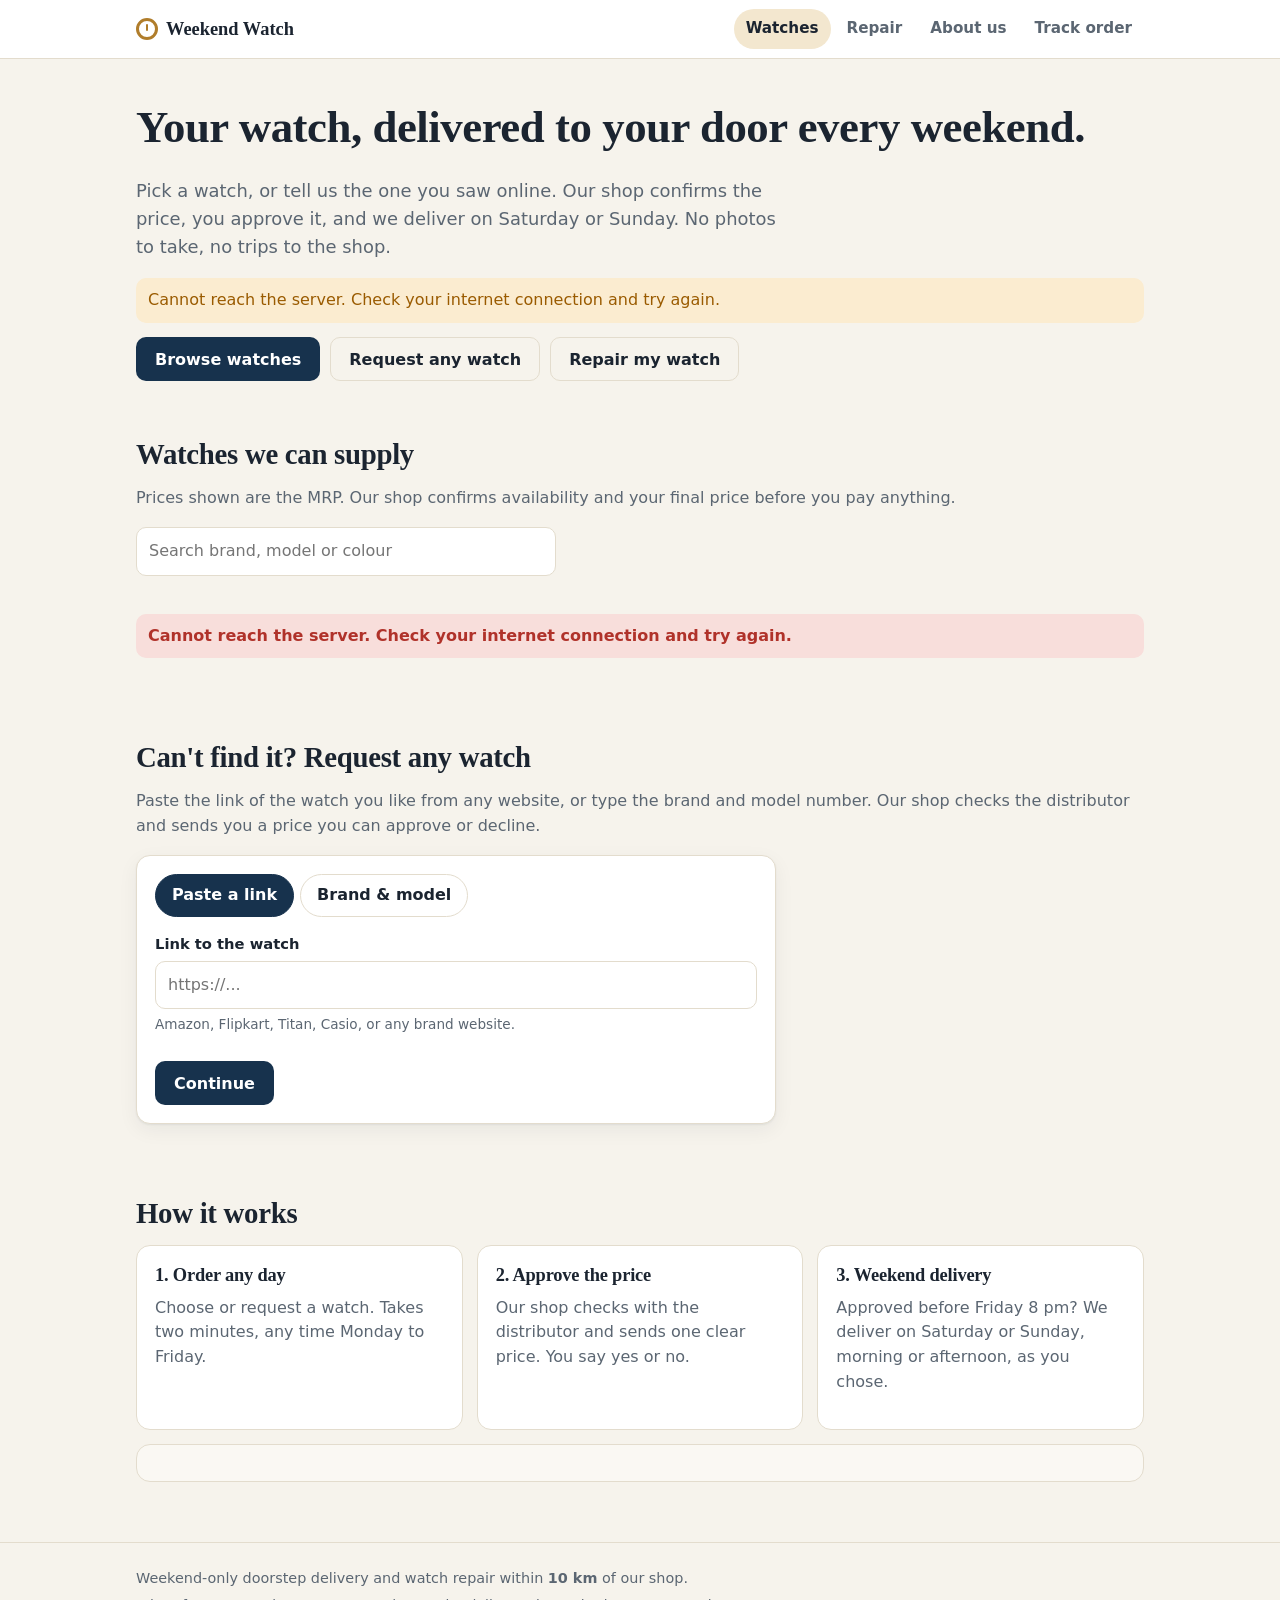
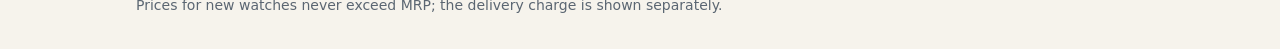
<file: docs/index.html>
<!doctype html>
<html lang="en">
<head>
  <meta charset="utf-8">
  <meta name="viewport" content="width=device-width, initial-scale=1">
  <title>Weekend Watch - watches delivered to your door</title>
  <meta name="description" content="Order any watch and get it delivered to your door on the weekend. Local pickup and doorstep return for watch repairs.">
  <link rel="stylesheet" href="assets/app.css">
  <link rel="manifest" href="manifest.webmanifest">
  <link rel="apple-touch-icon" href="assets/icon-192.png">
  <meta name="theme-color" content="#17324d">
</head>
<body>
<main>
  <section class="hero">
    <div class="container stack">
      <h1>Your watch, delivered to your door every weekend.</h1>
      <p class="lead">Pick a watch, or tell us the one you saw online. Our shop confirms the price, you approve it, and we deliver on Saturday or Sunday. No photos to take, no trips to the shop.</p>
      <div id="weekend"></div>
      <div class="row">
        <a class="btn" href="#browse">Browse watches</a>
        <a class="btn secondary" href="#request">Request any watch</a>
        <a class="btn secondary" href="repair.html">Repair my watch</a>
      </div>
    </div>
  </section>

  <section class="section" id="browse">
    <div class="container stack">
      <h2>Watches we can supply</h2>
      <p class="muted">Prices shown are the MRP. Our shop confirms availability and your final price before you pay anything.</p>
      <div class="field" style="max-width:420px">
        <label for="search" class="sr-only">Search watches</label>
        <input id="search" type="search" placeholder="Search brand, model or colour">
      </div>
      <div id="brands" class="row" role="group" aria-label="Filter by brand"></div>
      <div id="catalog" class="grid cols-3" aria-live="polite"><p class="muted">Loading watches...</p></div>
    </div>
  </section>

  <section class="section" id="request">
    <div class="container stack">
      <h2>Can't find it? Request any watch</h2>
      <p class="muted">Paste the link of the watch you like from any website, or type the brand and model number. Our shop checks the distributor and sends you a price you can approve or decline.</p>
      <div class="card" style="max-width:640px">
        <div class="tabs" role="tablist">
          <button role="tab" id="tab-link" aria-selected="true" type="button">Paste a link</button>
          <button role="tab" id="tab-model" aria-selected="false" type="button">Brand &amp; model</button>
        </div>
        <form id="reqForm" class="stack" novalidate>
          <div id="paneLink">
            <div class="field">
              <label for="itemUrl">Link to the watch</label>
              <input id="itemUrl" type="url" inputmode="url" placeholder="https://..." maxlength="600">
              <span class="hint">Amazon, Flipkart, Titan, Casio, or any brand website.</span>
            </div>
            <div id="preview"></div>
          </div>
          <div id="paneModel" class="hidden">
            <div class="field"><label for="itemBrand">Brand</label><input id="itemBrand" type="text" maxlength="60" placeholder="e.g. Casio"></div>
            <div class="field"><label for="itemModel">Model number</label><input id="itemModel" type="text" maxlength="80" placeholder="e.g. F-91W-1"></div>
          </div>
          <div id="reqError" class="error-box hidden" role="alert"></div>
          <button class="btn" type="submit">Continue</button>
        </form>
      </div>
    </div>
  </section>

  <section class="section hidden" id="owners-teaser">
    <div class="container stack">
      <h2>Meet the people behind your watches</h2>
      <div id="teaserOwners" class="row" style="gap:18px"></div>
      <p class="muted" id="teaserLine" style="margin:0"></p>
      <div><a class="btn secondary" href="about.html">About us &amp; our shop</a></div>
    </div>
  </section>

  <section class="section">
    <div class="container stack">
      <h2>How it works</h2>
      <div class="grid cols-3">
        <div class="card flat"><h3>1. Order any day</h3><p class="muted">Choose or request a watch. Takes two minutes, any time Monday to Friday.</p></div>
        <div class="card flat"><h3>2. Approve the price</h3><p class="muted">Our shop checks with the distributor and sends one clear price. You say yes or no.</p></div>
        <div class="card flat"><h3>3. Weekend delivery</h3><p class="muted">Approved before Friday 8 pm? We deliver on Saturday or Sunday, morning or afternoon, as you chose.</p></div>
      </div>
      <div class="card soft" id="fees"></div>
    </div>
  </section>
</main>

<dialog id="orderDialog" aria-labelledby="odTitle"><div class="dialog-body" id="odBody"></div></dialog>

<script src="assets/config.js"></script>
<script src="assets/app.js"></script>
<script>
(async function () {
  const { h, api, rupee, config, mountChrome, weekendBanner, deliveryForm, busy, pageUrl } = WW;
  mountChrome('shop');

  // ---- weekend banner and fees
  try {
    const c = await config();
    document.getElementById('weekend').append(weekendBanner(c));
    document.getElementById('fees').append(
      h('h3', {}, 'Simple, honest pricing'),
      h('ul', { class: 'muted' },
        h('li', {}, 'Watches: the shop price is never above MRP. Doorstep delivery is a separate ', h('b', {}, rupee(c.retailFee)), ' charge.'),
        h('li', {}, 'Repairs: pickup and return together cost ', h('b', {}, rupee(c.repairFee)), '. The repair cost is quoted and you approve it before any work.'),
        h('li', {}, 'Pay at the door in cash or by UPI. Nothing is charged online.')));
  } catch (e) {
    document.getElementById('weekend').append(h('div', { class: 'notice' }, e.message));
  }

  // ---- owners teaser (only when the shop has filled in the About page)
  api('/api/about').then(({ about }) => {
    if (!about.owners.length) return;
    document.getElementById('teaserOwners').replaceChildren(...about.owners.slice(0, 3).map((o) => h('div', { class: 'row', style: 'flex-wrap:nowrap;gap:12px' },
      o.photo ? h('img', { src: WW.mediaUrl(o.photo), alt: o.name, loading: 'lazy', style: 'width:72px;height:72px;border-radius:50%;object-fit:cover;background:var(--accent-soft)' })
              : h('div', { style: 'width:72px;height:72px;border-radius:50%;background:var(--accent-soft);display:grid;place-items:center;font-family:var(--serif);font-size:1.6rem;color:var(--accent)' }, o.name.slice(0, 1).toUpperCase()),
      h('div', {}, h('b', {}, o.name), o.role ? h('div', { class: 'small muted' }, o.role) : null))));
    const bits = [about.established ? `Family business since ${about.established}` : null, about.gst ? 'GST registered' : null].filter(Boolean);
    document.getElementById('teaserLine').textContent = bits.join(' - ');
    document.getElementById('owners-teaser').classList.remove('hidden');
  }).catch(() => {});

  // ---- catalogue
  const catalog = document.getElementById('catalog');
  const brandsEl = document.getElementById('brands');
  let brand = '';
  let timer;
  const tile = (p) => p.image_url
    ? h('div', { class: 'tile' }, h('img', { src: p.image_url, alt: '', loading: 'lazy', referrerpolicy: 'no-referrer' }))
    : h('div', { class: 'tile', 'aria-hidden': 'true' }, p.brand.slice(0, 2).toUpperCase());

  async function loadCatalog(initial) {
    const q = document.getElementById('search').value.trim();
    const qs = new URLSearchParams();
    if (brand) qs.set('brand', brand);
    if (q) qs.set('q', q);
    try {
      const { products, brands } = await api('/api/catalog?' + qs);
      if (initial) {
        brandsEl.replaceChildren(...['All', ...brands].map((b) => h('button', {
          type: 'button', class: 'chip', 'aria-pressed': String((b === 'All' && !brand) || b === brand),
          onclick: (ev) => { brand = b === 'All' ? '' : b; brandsEl.querySelectorAll('button').forEach((x) => x.setAttribute('aria-pressed', 'false')); ev.currentTarget.setAttribute('aria-pressed', 'true'); loadCatalog(false); },
        }, b)));
      }
      if (!products.length) {
        catalog.replaceChildren(h('p', { class: 'muted' }, initial && !q && !brand ? 'Our catalogue is being set up. You can still request any watch below.' : 'No match. Try the request form below - we can get almost any watch.'));
        return;
      }
      catalog.replaceChildren(...products.map((p) => h('article', { class: 'card product' },
        tile(p),
        h('div', {}, h('b', {}, p.brand), ' ', h('span', { class: 'muted' }, p.model_no)),
        p.name ? h('div', { class: 'small muted' }, p.name) : null,
        h('div', { class: 'row' }, [p.dial_shape, p.color, p.strap].filter(Boolean).map((t) => h('span', { class: 'chip' }, t))),
        h('div', { class: 'price' }, 'MRP ', rupee(p.mrp)),
        h('div', { class: 'actions' },
          h('button', { class: 'btn small', type: 'button', onclick: () => openOrder({ product: p }) }, 'Order this'),
          p.official_url ? h('a', { class: 'btn secondary small', href: p.official_url, target: '_blank', rel: 'noopener noreferrer' }, 'Official photos') : null))));
    } catch (e) {
      catalog.replaceChildren(h('div', { class: 'error-box' }, e.message));
    }
  }
  document.getElementById('search').addEventListener('input', () => { clearTimeout(timer); timer = setTimeout(() => loadCatalog(false), 250); });
  loadCatalog(true);

  // ---- request form
  const tabLink = document.getElementById('tab-link');
  const tabModel = document.getElementById('tab-model');
  const paneLink = document.getElementById('paneLink');
  const paneModel = document.getElementById('paneModel');
  const reqError = document.getElementById('reqError');
  function showTab(link) {
    tabLink.setAttribute('aria-selected', String(link));
    tabModel.setAttribute('aria-selected', String(!link));
    paneLink.classList.toggle('hidden', !link);
    paneModel.classList.toggle('hidden', link);
    reqError.classList.add('hidden');
  }
  tabLink.onclick = () => showTab(true);
  tabModel.onclick = () => showTab(false);

  const urlInput = document.getElementById('itemUrl');
  const previewBox = document.getElementById('preview');
  let previewData = null;
  let pTimer;
  urlInput.addEventListener('input', () => {
    clearTimeout(pTimer);
    previewData = null;
    previewBox.replaceChildren();
    const v = urlInput.value.trim();
    if (!/^https?:\/\/[^\s]+\.[^\s]+$/i.test(v)) return;
    pTimer = setTimeout(async () => {
      previewBox.replaceChildren(h('p', { class: 'hint' }, 'Reading the page...'));
      try {
        const { preview } = await api('/api/preview?url=' + encodeURIComponent(v));
        previewData = preview;
        if (preview && (preview.title || preview.image)) {
          previewBox.replaceChildren(h('div', { class: 'card soft row', style: 'flex-wrap:nowrap' },
            preview.image ? h('img', { src: preview.image, alt: '', style: 'width:72px;height:72px;object-fit:contain;border-radius:8px;background:#fff', referrerpolicy: 'no-referrer' }) : null,
            h('div', {}, h('b', {}, preview.title || 'Watch link'), h('div', { class: 'small muted' }, preview.host))));
        } else {
          previewBox.replaceChildren(h('p', { class: 'hint' }, "We couldn't read a preview from that site, but you can still send the link."));
        }
      } catch { previewBox.replaceChildren(); }
    }, 500);
  });

  document.getElementById('reqForm').addEventListener('submit', (ev) => {
    ev.preventDefault();
    reqError.classList.add('hidden');
    const linkMode = tabLink.getAttribute('aria-selected') === 'true';
    try {
      if (linkMode) {
        const v = urlInput.value.trim();
        if (!/^https?:\/\/[^\s]+\.[^\s]+$/i.test(v)) throw new Error('Please paste the full link, starting with https://');
        openOrder({ url: v, preview: previewData });
      } else {
        const b = document.getElementById('itemBrand').value.trim();
        const m = document.getElementById('itemModel').value.trim();
        if (!b || !m) throw new Error('Please enter both the brand and the model number.');
        openOrder({ brand: b, model: m });
      }
    } catch (e) { reqError.textContent = e.message; reqError.classList.remove('hidden'); }
  });

  // ---- order dialog
  const dlg = document.getElementById('orderDialog');
  const body = document.getElementById('odBody');
  dlg.addEventListener('click', (e) => { if (e.target === dlg) dlg.close(); });

  async function openOrder(item) {
    const c = await config().catch(() => null);
    const form = deliveryForm();
    const err = h('div', { class: 'error-box hidden', role: 'alert' });
    const summary = item.product
      ? [h('b', {}, `${item.product.brand} ${item.product.model_no}`), h('div', { class: 'small muted' }, `MRP ${rupee(item.product.mrp)} - final price confirmed by our shop`)]
      : item.url
        ? [h('b', {}, (item.preview && item.preview.title) || 'Watch from your link'), h('div', { class: 'small muted', style: 'overflow-wrap:anywhere' }, item.url)]
        : [h('b', {}, `${item.brand} ${item.model}`), h('div', { class: 'small muted' }, 'Price confirmed by our shop')];
    const submit = h('button', { class: 'btn block', type: 'submit' }, 'Send request');
    const f = h('form', { class: 'stack', novalidate: true, onsubmit: async (ev) => {
      ev.preventDefault();
      err.classList.add('hidden');
      try {
        const d = form.collect();
        busy(submit, true, 'Sending...');
        const payload = { ...d };
        if (item.product) payload.product_id = item.product.id;
        else if (item.url) payload.item_url = item.url;
        else { payload.item_brand = item.brand; payload.item_model = item.model; }
        const res = await api('/api/orders/retail', { method: 'POST', body: payload });
        showDone(res, d.phone);
      } catch (e) {
        err.textContent = e.message; err.classList.remove('hidden');
        busy(submit, false);
      }
    } },
      h('div', { class: 'card soft' }, summary),
      c ? h('div', { class: 'notice' }, `Delivery on ${c.weekend.satLabel} or ${c.weekend.sunLabel} if approved before ${c.weekend.cutoffLabel}. Delivery charge ${rupee(c.retailFee)} (separate from the watch price).`) : null,
      form.el, err, submit);
    body.replaceChildren(
      h('div', { class: 'dialog-head' }, h('h2', { id: 'odTitle' }, 'Your delivery details'),
        h('button', { class: 'x', type: 'button', 'aria-label': 'Close', onclick: () => dlg.close() }, '×')),
      f);
    if (!dlg.open) dlg.showModal();
  }

  function showDone(res, phone) {
    body.replaceChildren(
      h('div', { class: 'dialog-head' }, h('h2', { id: 'odTitle' }, 'Request received'),
        h('button', { class: 'x', type: 'button', 'aria-label': 'Close', onclick: () => dlg.close() }, '×')),
      h('div', { class: 'ok-box' }, res.message),
      h('p', {}, 'Your order code is'),
      h('div', { class: 'big-amount' }, res.code),
      h('p', { class: 'muted' }, 'Save it. You will need this code and your mobile number to check the price, approve it and follow the delivery.'),
      h('div', { class: 'notice' }, 'Tap "Track this order" and switch on notifications, so your phone tells you when the price is ready. Otherwise our shop will message you on WhatsApp.'),
      h('div', { class: 'row' },
        h('a', { class: 'btn', href: 'track.html#' + res.code }, 'Track this order'),
        h('button', { class: 'btn secondary', type: 'button', onclick: () => { navigator.clipboard?.writeText(res.code).then(() => WW.toast('Code copied')).catch(() => {}); } }, 'Copy code')));
    try { WW.store.set('ww_last_order', JSON.stringify({ code: res.code, phone })); } catch { /* ignore */ }
  }
})();
</script>
</body>
</html>
</file>
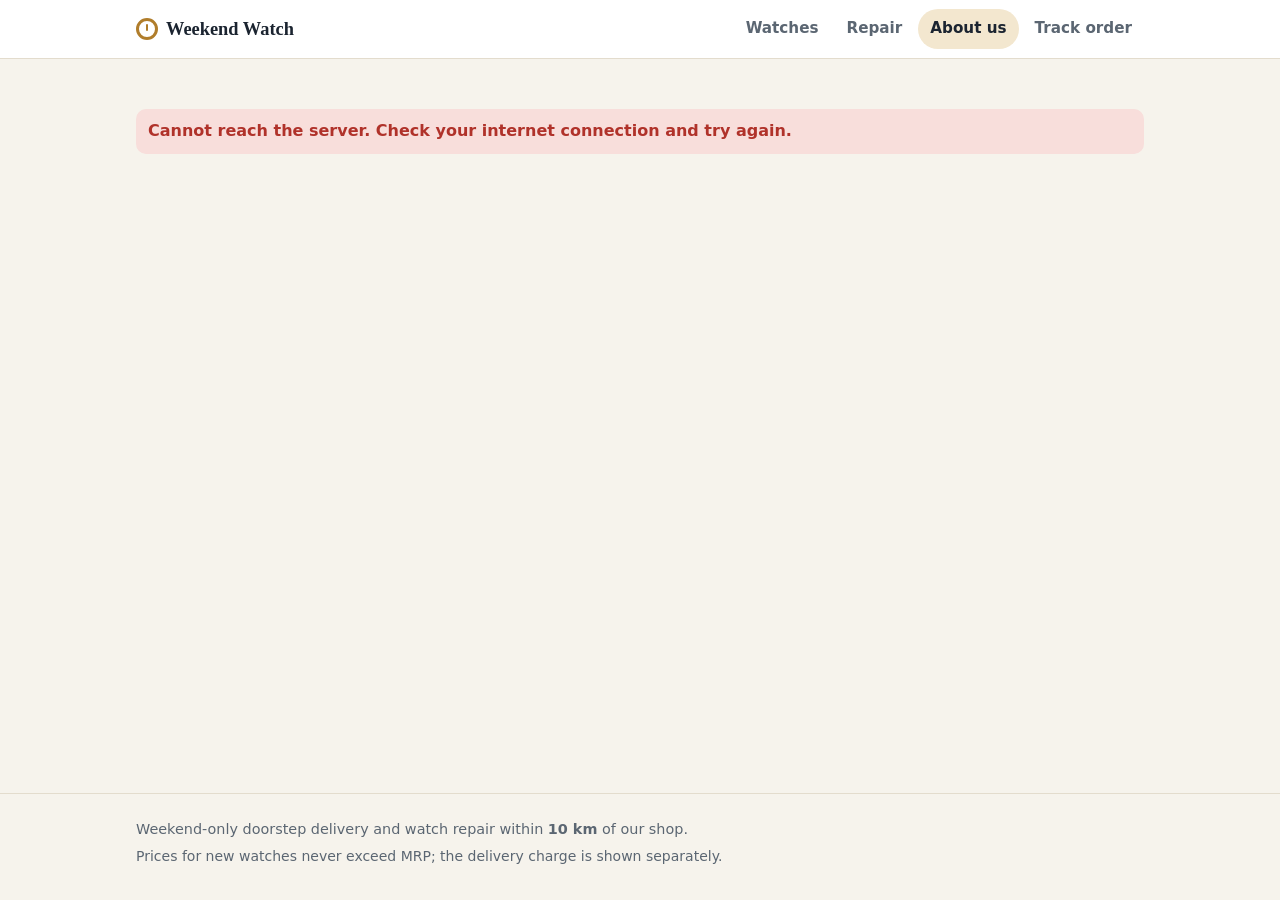
<file: docs/about.html>
<!doctype html>
<html lang="en">
<head>
  <meta charset="utf-8">
  <meta name="viewport" content="width=device-width, initial-scale=1">
  <title>About us - Meet the owners</title>
  <meta name="description" content="Meet the family behind the shop: who we are, how long we have been repairing and selling watches, and where to find us.">
  <link rel="stylesheet" href="assets/app.css">
  <link rel="manifest" href="manifest.webmanifest">
  <link rel="apple-touch-icon" href="assets/icon-192.png">
  <meta name="theme-color" content="#17324d">
  <style>
    .about-hero { padding: 40px 0 10px; }
    .badges { display: flex; flex-wrap: wrap; gap: 8px; margin: 14px 0 0; }
    .story p { font-size: 1.08rem; max-width: 70ch; }
    .owner { display: flex; flex-direction: column; gap: 10px; padding: 0; overflow: hidden; }
    .owner .portrait { aspect-ratio: 4 / 5; width: 100%; object-fit: cover; background: var(--accent-soft); display: block; }
    .owner .portrait.none { display: grid; place-items: center; font-family: var(--serif); font-size: 3rem; color: var(--accent); }
    .owner .body { padding: 4px 18px 18px; display: flex; flex-direction: column; gap: 8px; }
    .owner h3 { margin: 0; }
    .ticks { list-style: none; margin: 0; padding: 0; display: grid; gap: 8px; }
    .ticks li { display: flex; gap: 10px; align-items: flex-start; }
    .ticks li::before { content: "\2713"; color: var(--good); font-weight: 800; flex: none; }
    .gallery { display: grid; gap: 12px; grid-template-columns: repeat(auto-fill, minmax(220px, 1fr)); }
    .gallery figure { margin: 0; cursor: zoom-in; }
    .gallery img { width: 100%; aspect-ratio: 4 / 3; object-fit: cover; border-radius: 12px; display: block; background: var(--accent-soft); }
    .gallery figcaption { font-size: .88rem; color: var(--muted); margin-top: 4px; }
    #lightbox img { max-width: 100%; max-height: 80vh; display: block; margin: 0 auto; border-radius: 10px; }
  </style>
</head>
<body>
<main>
  <section class="about-hero">
    <div class="container stack">
      <div id="intro"><p class="muted">Loading...</p></div>
    </div>
  </section>
  <div id="sections"></div>
</main>

<dialog id="lightbox" aria-label="Photo"><div class="dialog-body" id="lbBody"></div></dialog>

<script src="assets/config.js"></script>
<script src="assets/app.js"></script>
<script>
(async function () {
  const { h, api, config, mountChrome, mediaUrl, waLink } = WW;
  mountChrome('about');
  const intro = document.getElementById('intro');
  const sections = document.getElementById('sections');

  let about; let cfg = {};
  try {
    [{ about }, cfg] = await Promise.all([api('/api/about'), config().catch(() => ({}))]);
  } catch (e) {
    intro.replaceChildren(h('div', { class: 'error-box' }, e.message));
    return;
  }

  const shop = cfg.shopName || 'Our shop';
  const paragraphs = (t) => String(t || '').split(/\n{2,}/).map((p) => p.trim()).filter(Boolean);
  const mapsHref = cfg.shopAddress ? 'https://www.google.com/maps/search/?api=1&query=' + encodeURIComponent(shop + ' ' + cfg.shopAddress) : null;
  const empty = !about.headline && !about.story && !about.owners.length && !about.shop_photos.length;

  // ---- top: who we are + trust badges
  const badges = [];
  if (about.established) badges.push(h('span', { class: 'chip' }, `Since ${about.established}`));
  if (about.gst) badges.push(h('span', { class: 'chip good' }, `GST registered - ${about.gst}`));
  if (about.hours) badges.push(h('span', { class: 'chip info' }, about.hours));
  intro.replaceChildren(...[
    h('p', { class: 'muted small', style: 'margin:0' }, shop),
    h('h1', {}, about.headline || 'Meet the people behind your watches'),
    badges.length ? h('div', { class: 'badges' }, badges) : null,
    empty ? h('div', { class: 'notice' }, 'We are putting this page together. Please check back soon, or call us any time.') : null,
  ].filter(Boolean));

  const block = (title, ...kids) => h('section', { class: 'section' }, h('div', { class: 'container stack' }, h('h2', {}, title), ...kids));

  // ---- our story
  if (about.story) sections.append(block('Our story', h('div', { class: 'story' }, paragraphs(about.story).map((p) => h('p', {}, p)))));

  // ---- owners
  if (about.owners.length) {
    sections.append(block(about.owners.length > 1 ? 'Meet the owners' : 'Meet the owner',
      h('div', { class: 'grid cols-3' }, about.owners.map((o) => h('article', { class: 'card owner' },
        o.photo
          ? h('img', { class: 'portrait', src: mediaUrl(o.photo), alt: `${o.name}${o.role ? ', ' + o.role : ''}`, loading: 'lazy' })
          : h('div', { class: 'portrait none', 'aria-hidden': 'true' }, o.name.slice(0, 1).toUpperCase()),
        h('div', { class: 'body' },
          h('h3', {}, o.name),
          o.role ? h('div', { class: 'muted' }, o.role) : null,
          o.experience ? h('div', {}, h('span', { class: 'chip' }, o.experience)) : null,
          ...paragraphs(o.bio).map((p) => h('p', { class: 'small', style: 'margin:0' }, p)),
          o.phone ? h('div', { class: 'row' },
            h('a', { class: 'btn secondary small', href: 'tel:' + o.phone }, 'Call'),
            h('a', { class: 'btn secondary small', href: waLink(o.phone, 'Hello, I found you on your website.'), target: '_blank', rel: 'noopener noreferrer' }, 'WhatsApp')) : null))))));
  }

  // ---- why trust us
  if (about.trust_points.length) sections.append(block('Why customers trust us', h('ul', { class: 'ticks' }, about.trust_points.map((t) => h('li', {}, t)))));

  // ---- shop photos
  if (about.shop_photos.length) {
    const dlg = document.getElementById('lightbox');
    const lb = document.getElementById('lbBody');
    dlg.addEventListener('click', (e) => { if (e.target === dlg) dlg.close(); });
    const open = (p) => {
      lb.replaceChildren(
        h('div', { class: 'dialog-head' }, h('span', {}, p.caption || ''), h('button', { class: 'x', type: 'button', 'aria-label': 'Close', onclick: () => dlg.close() }, '×')),
        h('img', { src: mediaUrl(p.media), alt: p.caption || 'Our shop' }));
      dlg.showModal();
    };
    sections.append(block('Our shop',
      h('div', { class: 'gallery' }, about.shop_photos.map((p) => h('figure', { tabindex: '0', role: 'button', 'aria-label': 'View photo: ' + (p.caption || 'shop'), onclick: () => open(p), onkeydown: (e) => { if (e.key === 'Enter') open(p); } },
        h('img', { src: mediaUrl(p.media), alt: p.caption || 'Our shop', loading: 'lazy' }),
        p.caption ? h('figcaption', {}, p.caption) : null)))));
  }

  // ---- visit us
  const visit = [];
  if (cfg.shopAddress) visit.push(h('p', { style: 'margin:0' }, h('b', {}, 'Address: '), cfg.shopAddress));
  if (about.hours) visit.push(h('p', { style: 'margin:0' }, h('b', {}, 'Open: '), about.hours));
  if (cfg.shopPhone) visit.push(h('p', { style: 'margin:0' }, h('b', {}, 'Phone: '), h('a', { href: 'tel:' + cfg.shopPhone }, cfg.shopPhone)));
  if (visit.length) {
    sections.append(block('Visit us',
      h('div', { class: 'card soft stack' }, visit,
        h('div', { class: 'row' },
          mapsHref ? h('a', { class: 'btn secondary', href: mapsHref, target: '_blank', rel: 'noopener noreferrer' }, 'Open in Maps') : null,
          cfg.shopPhone ? h('a', { class: 'btn secondary', href: waLink(cfg.shopPhone, 'Hello, I have a question about a watch.'), target: '_blank', rel: 'noopener noreferrer' }, 'WhatsApp us') : null))));
  }

  sections.append(h('section', { class: 'section' }, h('div', { class: 'container row' },
    h('a', { class: 'btn', href: 'index.html' }, 'Browse watches'),
    h('a', { class: 'btn secondary', href: 'repair.html' }, 'Book a repair'))));
})();
</script>
</body>
</html>
</file>
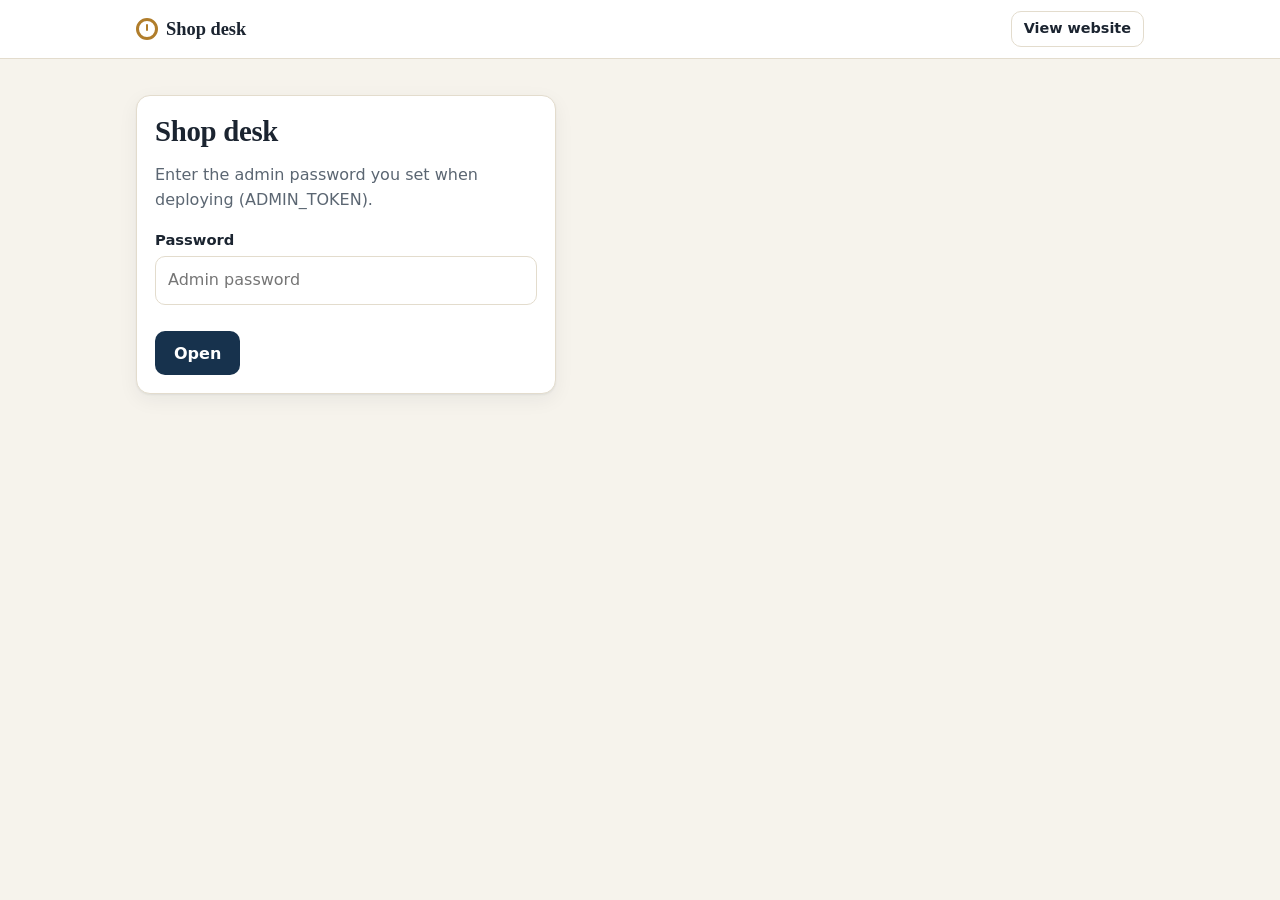
<file: docs/admin.html>
<!doctype html>
<html lang="en">
<head>
  <meta charset="utf-8">
  <meta name="viewport" content="width=device-width, initial-scale=1">
  <meta name="robots" content="noindex, nofollow">
  <title>Shop desk - Weekend Watch</title>
  <link rel="stylesheet" href="assets/app.css">
</head>
<body>
<header class="site-header no-print"><div class="container"><span class="brand"><span class="dot"></span>Shop desk</span><a class="btn secondary small" href="index.html">View website</a></div></header>
<main><div class="container section stack" id="app"></div></main>

<script src="assets/config.js"></script>
<script src="assets/app.js"></script>
<script>
(function () {
  const { h, api, rupee, dayLabel, when, SLOT, mapsLink, waLink, pageUrl, busy, session, toast } = WW;
  const app = document.getElementById('app');
  const adm = (path, method = 'GET', body) => api(path, { method, body, headers: { authorization: 'Bearer ' + session.get('ww_admin') } });
  const track = (code) => pageUrl('track.html') + '#' + code;
  let tab = session.get('ww_admin_tab') || 'todo';

  // ---------------------------------------------------------------- login
  function login(msg) {
    const pw = h('input', { type: 'password', id: 'pw', autocomplete: 'current-password', placeholder: 'Admin password' });
    const err = h('div', { class: 'error-box ' + (msg ? '' : 'hidden'), role: 'alert' }, msg || '');
    app.replaceChildren(h('form', { class: 'card stack', style: 'max-width:420px', onsubmit: async (e) => {
      e.preventDefault();
      session.set('ww_admin', pw.value);
      try { await adm('/api/admin/summary'); start(); } catch (x) { session.del('ww_admin'); err.textContent = x.message; err.classList.remove('hidden'); }
    } }, h('h2', {}, 'Shop desk'), h('p', { class: 'muted' }, 'Enter the admin password you set when deploying (ADMIN_TOKEN).'),
      h('div', { class: 'field' }, h('label', { for: 'pw' }, 'Password'), pw), err, h('button', { class: 'btn', type: 'submit' }, 'Open')));
  }

  const TABS = [['todo', 'To do'], ['messages', 'Messages'], ['weekend', 'Weekend plan'], ['catalog', 'Catalogue'], ['about', 'Owners page'], ['drivers', 'Drivers'], ['orders', 'All orders']];
  const body = h('div', { class: 'stack' });
  let msgBtn = null;
  function setBadge(n) { if (msgBtn) msgBtn.textContent = n > 0 ? `Messages (${n})` : 'Messages'; }
  function start() {
    msgBtn = null;
    app.replaceChildren(
      h('div', { class: 'tabs no-print', role: 'tablist' }, TABS.map(([k, l]) => {
        const b = h('button', { role: 'tab', 'aria-selected': String(k === tab), onclick: () => { tab = k; session.set('ww_admin_tab', k); start(); } }, l);
        if (k === 'messages') msgBtn = b;
        return b;
      })),
      body);
    adm('/api/admin/summary').then((s) => setBadge(s.outboxCount)).catch(() => {});
    ({ todo, messages, weekend, catalog, about: aboutPage, drivers, orders }[tab])();
  }
  async function guard(fn) {
    try { await fn(); } catch (e) { if (e.status === 401) { session.del('ww_admin'); login('Wrong or expired password.'); } else body.replaceChildren(h('div', { class: 'error-box' }, e.message)); }
  }
  const field = (label, input) => h('div', { class: 'field' }, h('label', {}, label), input);
  const num = (ph, v) => h('input', { type: 'number', min: '0', inputmode: 'numeric', placeholder: ph, value: v ?? '' });
  const who = (o) => `${o.customer_name} - ${o.customer_phone}`;
  const itemTitle = (o) => o.type === 'retail' ? (o.item_title || [o.item_brand, o.item_model].filter(Boolean).join(' ')) : [o.watch_brand, o.watch_model].filter(Boolean).join(' ');
  const wa = (o, text) => h('a', { class: 'btn secondary small', target: '_blank', rel: 'noopener noreferrer', href: waLink(o.customer_phone, text) }, 'WhatsApp customer');
  async function run(btn, fn, okMsg, reload) {
    busy(btn, true, 'Saving...');
    try { await fn(); toast(okMsg); if (reload) reload(); } catch (e) { toast(e.message); busy(btn, false); }
  }


  // ---------------------------------------------------------------- MESSAGES (one-tap WhatsApp)
  // Updates for customers who did not turn on phone notifications.
  function messages() {
    guard(async () => {
      const [{ messages: list }, c] = await Promise.all([adm('/api/admin/outbox'), WW.config().catch(() => ({ shopName: 'our shop' }))]);
      setBadge(list.length);
      const box = h('div', { class: 'stack' });
      const mark = async (m, state, card) => {
        try { await adm(`/api/admin/outbox/${m.id}`, 'POST', { state }); card.remove(); list.splice(list.indexOf(m), 1); setBadge(list.length); if (!list.length) box.append(empty()); }
        catch (x) { toast(x.message); }
      };
      const empty = () => h('p', { class: 'muted' }, 'All caught up. Nothing to send.');
      list.forEach((m) => {
        const text = `Hello ${m.customer_name}, update on your order ${m.code} from ${c.shopName}: ${m.text}\nSee it here: ${track(m.code)}`;
        const card = h('div', { class: 'card stack' },
          h('div', { class: 'row between' }, h('div', {}, h('b', {}, m.customer_name), h('span', { class: 'muted' }, ` - ${m.customer_phone} - ${m.code}`)), h('span', { class: 'small muted' }, when(m.at))),
          h('div', {}, m.text),
          h('div', { class: 'row' },
            h('a', { class: 'btn good small', target: '_blank', rel: 'noopener noreferrer', href: waLink(m.customer_phone, text), onclick: () => setTimeout(() => mark(m, 'sent', card), 400) }, 'Open WhatsApp'),
            h('button', { class: 'btn secondary small', type: 'button', onclick: () => mark(m, 'skipped', card) }, 'Skip')));
        box.append(card);
      });
      if (!list.length) box.append(empty());
      body.replaceChildren(
        h('div', { class: 'card soft stack' }, h('h2', { style: 'margin:0' }, 'Messages to send'),
          h('p', { class: 'muted', style: 'margin:0' }, 'These customers have not turned on phone notifications, so tell them yourself. Tap Open WhatsApp, press Send in WhatsApp, and the message leaves this list. Customers who did turn notifications on are told automatically.')),
        box);
    });
  }


  // ---------------------------------------------------------------- OWNERS PAGE (About us)
  // Edit the public "About us" page: story, owners with real photos, shop photos, GST, hours.
  function aboutPage() {
    guard(async () => {
      const { about } = await api('/api/about');
      const A = { ...about, trust_points: about.trust_points || [], owners: about.owners || [], shop_photos: about.shop_photos || [] };
      const MAX_OWNERS = 6, MAX_PHOTOS = 12;

      // upload one chosen photo: shrink in the browser, then send to the shop's server
      const upload = async (file, maxDim) => {
        const data = await WW.prepImage(file, maxDim);
        const r = await adm('/api/admin/media', 'POST', { data });
        return r.id;
      };
      const move = (arr, i, d) => { const j = i + d; if (j < 0 || j >= arr.length) return; [arr[i], arr[j]] = [arr[j], arr[i]]; };
      const picker = (label, multiple, onFiles) => {
        const input = h('input', { type: 'file', accept: 'image/*', ...(multiple ? { multiple: true } : {}), style: 'display:none', onchange: async () => {
          const files = [...input.files]; input.value = '';
          if (files.length) { btn.disabled = true; const old = btn.textContent; btn.textContent = 'Uploading...'; try { await onFiles(files); } catch (e) { toast(e.message); } btn.disabled = false; btn.textContent = old; }
        } });
        const btn = h('button', { class: 'btn secondary small', type: 'button', onclick: () => input.click() }, label);
        return h('span', {}, btn, input);
      };
      const txt = (label, value, set, props = {}) => {
        const el = props.area ? h('textarea', { maxlength: String(props.max || 300), placeholder: props.ph || '', style: props.rows ? `min-height:${props.rows * 1.6}em` : '' })
                              : h('input', { type: props.type || 'text', maxlength: String(props.max || 120), placeholder: props.ph || '' });
        el.value = value ?? '';
        el.addEventListener('input', () => set(el.value));
        return field(label, el);
      };

      // ---- owners
      const ownersBox = h('div', { class: 'stack' });
      const drawOwners = () => {
        ownersBox.replaceChildren(...A.owners.map((o, i) => h('div', { class: 'card stack' },
          h('div', { class: 'row', style: 'flex-wrap:nowrap;align-items:flex-start;gap:14px' },
            h('div', { class: 'stack', style: 'width:120px;flex:none' },
              o.photo ? h('img', { src: WW.mediaUrl(o.photo), alt: '', style: 'width:120px;height:150px;object-fit:cover;border-radius:10px;background:var(--accent-soft)' })
                      : h('div', { style: 'width:120px;height:150px;border-radius:10px;background:var(--accent-soft);display:grid;place-items:center;text-align:center;font-size:.8rem;color:var(--muted);padding:6px' }, 'No photo yet'),
              picker(o.photo ? 'Change photo' : 'Add photo', false, async ([f]) => { o.photo = await upload(f, 900); drawOwners(); })),
            h('div', { style: 'flex:1;min-width:0' },
              txt('Name', o.name, (v) => (o.name = v), { max: 80, ph: 'e.g. Ramesh Debnath' }),
              txt('Role', o.role, (v) => (o.role = v), { max: 80, ph: 'e.g. Owner and master watch technician' }),
              txt('Experience', o.experience, (v) => (o.experience = v), { max: 80, ph: 'e.g. 25 years in watches' }))),
          txt('About this person', o.bio, (v) => (o.bio = v), { area: true, max: 1500, rows: 4, ph: 'A few friendly lines customers can relate to. Leave a blank line to start a new paragraph.' }),
          txt('Phone shown to customers (optional)', o.phone, (v) => (o.phone = v), { type: 'tel', max: 16, ph: '10-digit mobile' }),
          h('div', { class: 'row' },
            h('button', { class: 'btn secondary small', type: 'button', onclick: () => { move(A.owners, i, -1); drawOwners(); } }, 'Move up'),
            h('button', { class: 'btn secondary small', type: 'button', onclick: () => { move(A.owners, i, 1); drawOwners(); } }, 'Move down'),
            h('button', { class: 'btn danger small', type: 'button', onclick: () => { if (confirm('Remove this person from the page?')) { A.owners.splice(i, 1); drawOwners(); } } }, 'Remove')))));
        if (!A.owners.length) ownersBox.append(h('p', { class: 'muted' }, 'No owners added yet.'));
      };
      drawOwners();

      // ---- shop photos
      const photosBox = h('div', { class: 'grid cols-3' });
      const drawPhotos = () => {
        photosBox.replaceChildren(...A.shop_photos.map((p, i) => h('div', { class: 'card stack' },
          h('img', { src: WW.mediaUrl(p.media), alt: '', style: 'width:100%;aspect-ratio:4/3;object-fit:cover;border-radius:10px;background:var(--accent-soft)' }),
          txt('Caption', p.caption, (v) => (p.caption = v), { max: 120, ph: 'e.g. Our shop on Main Road' }),
          h('div', { class: 'row' },
            h('button', { class: 'btn secondary small', type: 'button', onclick: () => { move(A.shop_photos, i, -1); drawPhotos(); } }, '←'),
            h('button', { class: 'btn secondary small', type: 'button', onclick: () => { move(A.shop_photos, i, 1); drawPhotos(); } }, '→'),
            h('button', { class: 'btn danger small', type: 'button', onclick: () => { A.shop_photos.splice(i, 1); drawPhotos(); } }, 'Remove')))));
        if (!A.shop_photos.length) photosBox.replaceChildren(h('p', { class: 'muted' }, 'No shop photos yet.'));
      };
      drawPhotos();

      const trust = h('textarea', { maxlength: '1000', placeholder: 'One point per line, e.g.\nGST registered\nGenuine products only\nExpert in-house technician', style: 'min-height:120px' });
      trust.value = A.trust_points.join('\n');
      trust.addEventListener('input', () => { A.trust_points = trust.value.split('\n').map((x) => x.trim()).filter(Boolean).slice(0, 8); });

      const save = h('button', { class: 'btn', type: 'button', onclick: async (e) => {
        const b = e.currentTarget; // keep a reference: the event forgets its button after the first await
        busy(b, true, 'Saving...');
        try {
          const payload = { ...A, established: A.established ? Number(A.established) : null };
          const r = await adm('/api/admin/about', 'POST', { about: payload });
          Object.assign(A, r.about);
          toast('Saved. The About page is updated.');
        } catch (x) { toast(x.message); }
        busy(b, false);
      } }, 'Save changes');

      body.replaceChildren(
        h('div', { class: 'card soft stack' },
          h('div', { class: 'row between' }, h('h2', { style: 'margin:0' }, 'Owners page'), h('a', { class: 'btn secondary small', href: 'about.html', target: '_blank', rel: 'noopener noreferrer' }, 'View the page')),
          h('p', { class: 'muted', style: 'margin:0' }, 'This is the public "About us" page. Real faces and real shop photos make new customers trust you. Upload clear, well-lit photos. They are shrunk automatically. Nothing changes on the website until you press Save changes at the bottom.')),
        h('div', { class: 'card stack' }, h('h3', {}, 'About the shop'),
          txt('Headline', A.headline, (v) => (A.headline = v), { max: 120, ph: 'e.g. A family watch shop since 1998' }),
          txt('Our story', A.story, (v) => (A.story = v), { area: true, max: 3000, rows: 7, ph: 'How the shop started, what you are proud of. Leave a blank line to start a new paragraph.' }),
          h('div', { class: 'grid cols-3' },
            txt('Year started', A.established ?? '', (v) => (A.established = v), { type: 'number', max: 4, ph: 'e.g. 1998' }),
            txt('GST number (GSTIN)', A.gst, (v) => (A.gst = v), { max: 20, ph: '15 characters' }),
            txt('Opening hours', A.hours, (v) => (A.hours = v), { max: 200, ph: 'e.g. Mon-Sat 10 am - 8 pm' })),
          field('Why customers trust us (shown as ticks)', trust)),
        h('div', { class: 'stack' }, h('div', { class: 'row between' }, h('h3', { style: 'margin:0' }, 'Owners'),
          h('button', { class: 'btn secondary small', type: 'button', onclick: () => { if (A.owners.length >= MAX_OWNERS) return toast(`At most ${MAX_OWNERS} people`); A.owners.push({ name: '', role: '', experience: '', bio: '', phone: '', photo: null }); drawOwners(); } }, 'Add an owner')), ownersBox),
        h('div', { class: 'stack' }, h('div', { class: 'row between' }, h('h3', { style: 'margin:0' }, 'Shop photos'),
          picker('Add shop photos', true, async (files) => {
            for (const f of files) {
              if (A.shop_photos.length >= MAX_PHOTOS) { toast(`At most ${MAX_PHOTOS} photos`); break; }
              A.shop_photos.push({ media: await upload(f, 1400), caption: '' });
              drawPhotos();
            }
          })), photosBox),
        h('div', { class: 'row', style: 'position:sticky;bottom:12px' }, save));
    });
  }

  // ---------------------------------------------------------------- TO DO
  function todo() {
    guard(async () => {
      const s = await adm('/api/admin/summary');
      const parts = [];
      const waiting = Object.fromEntries(s.waitingLegs.map((w) => [w.kind, w.n]));
      const m = s.money;
      parts.push(h('div', { class: 'grid cols-3' },
        stat('Trips waiting for the weekend', (waiting.pickup || 0) + (waiting.delivery || 0) + (waiting.return || 0), `${waiting.pickup || 0} pickups, ${waiting.delivery || 0} deliveries, ${waiting.return || 0} returns`),
        stat('Next dispatch', s.weekendBatch.label, 'Builds automatically Fri 8 pm; or build now in Weekend plan'),
        stat('Last 30 days', rupee(m.concierge_margin + m.retail_margin), `${m.orders} orders. Watch margin ${rupee(m.retail_margin)} + delivery margin ${rupee(m.concierge_margin)}`)));
      if (s.flagged.length) parts.push(h('div', { class: 'notice' }, 'Needs attention: ', s.flagged.map((f) => `${f.code} (${f.attempts >= 2 ? 'failed ' + f.attempts + ' visits' : 'no map location'})`).join(', ')));

      parts.push(h('h2', {}, `Price new requests (${s.toPrice.length})`));
      parts.push(...(s.toPrice.length ? s.toPrice.map(priceCard) : [h('p', { class: 'muted' }, 'Nothing waiting.')]));
      parts.push(h('h2', {}, `Inspect & quote repairs (${s.toDiagnose.length})`));
      parts.push(...(s.toDiagnose.length ? s.toDiagnose.map(repairCard) : [h('p', { class: 'muted' }, 'No watches waiting for inspection.')]));
      parts.push(h('h2', {}, `Repairs in progress (${s.repairing.length})`));
      parts.push(...(s.repairing.length ? s.repairing.map(inRepairCard) : [h('p', { class: 'muted' }, 'None.')]));
      parts.push(h('h2', {}, `Waiting for customer approval (${s.awaitingCustomer.length})`));
      parts.push(...(s.awaitingCustomer.length ? s.awaitingCustomer.map((o) => h('div', { class: 'card row between' },
        h('div', {}, h('b', {}, o.code), ' ', itemTitle(o), h('div', { class: 'small muted' }, `${who(o)} - total ${rupee(o.total_due)}`)),
        wa(o, `Hello ${o.customer_name}, your quote for ${itemTitle(o)} is ready (${rupee(o.total_due)} incl. delivery). Please approve before Friday 8 pm for this weekend: ${track(o.code)}`))) : [h('p', { class: 'muted' }, 'None.')]));
      body.replaceChildren(...parts);
    });
  }
  const stat = (label, big, sub) => h('div', { class: 'card stat' }, h('div', { class: 'small muted' }, label), h('b', {}, String(big)), h('div', { class: 'small muted' }, sub));

  function priceCard(o) {
    const mrp = num('MRP printed on the tag', o.mrp);
    const price = num('Your selling price (≤ MRP)');
    const base = num('Distributor cost (private)');
    const err = h('div', { class: 'error-box hidden' });
    const send = h('button', { class: 'btn small', type: 'button', onclick: (e) => {
      err.classList.add('hidden');
      run(e.currentTarget, () => adm(`/api/admin/orders/${o.code}/quote`, 'POST', { mrp: mrp.value, price: price.value, base_cost: base.value || undefined }), 'Price sent to customer', todo)
        .then(() => {}).catch(() => {});
    } }, 'Send price');
    const nope = h('button', { class: 'btn danger small', type: 'button', onclick: (e) => { if (confirm('Mark as not available?')) run(e.currentTarget, () => adm(`/api/admin/orders/${o.code}/quote`, 'POST', { available: false }), 'Marked unavailable', todo); } }, 'Not available');
    return h('div', { class: 'card stack' },
      h('div', { class: 'row between' }, h('div', {}, h('b', {}, o.code), ' - ', itemTitle(o) || 'Watch', h('div', { class: 'small muted' }, who(o))), o.geo_status === 'unknown' ? h('span', { class: 'chip warn' }, 'no map location') : null),
      o.item_url ? h('a', { href: o.item_url, target: '_blank', rel: 'noopener noreferrer', class: 'small', style: 'overflow-wrap:anywhere' }, o.item_url) : null,
      o.item_image ? h('img', { src: o.item_image, alt: '', style: 'height:80px;object-fit:contain;align-self:start', referrerpolicy: 'no-referrer' }) : null,
      h('div', { class: 'grid cols-3' }, field('MRP', mrp), field('Selling price', price), field('Your cost', base)),
      h('div', { class: 'row' }, send, nope, wa(o, `Hello ${o.customer_name}, we are checking the price of ${itemTitle(o)}. We will update you here: ${track(o.code)}`)),
      err);
  }

  function repairCard(o) {
    const diag = h('textarea', { placeholder: 'What is wrong? e.g. Movement damaged, needs replacement', maxlength: '600' });
    const parts = h('input', { type: 'text', placeholder: 'Parts needed (optional)', maxlength: '300' });
    const cost = num('Cost estimate (₹)');
    return h('div', { class: 'card stack' },
      h('div', {}, h('b', {}, o.code), ' - ', itemTitle(o), h('div', { class: 'small muted' }, `${who(o)} - Problem: ${o.issue}`),
        o.condition_video_ref ? h('div', { class: 'small' }, 'Pickup video: ', /^https?:/.test(o.condition_video_ref) ? h('a', { href: o.condition_video_ref, target: '_blank', rel: 'noopener noreferrer' }, o.condition_video_ref) : o.condition_video_ref) : null),
      field('Diagnosis', diag), field('Parts', parts), field('Estimate', cost),
      h('div', { class: 'row' }, h('button', { class: 'btn small', type: 'button', onclick: (e) => run(e.currentTarget, () => adm(`/api/admin/orders/${o.code}/quote`, 'POST', { diagnosis: diag.value, parts_needed: parts.value, price: cost.value }), 'Estimate sent', todo) }, 'Send estimate'),
        wa(o, `Hello ${o.customer_name}, our technician has checked your watch. Please see the estimate and approve: ${track(o.code)}`)));
  }

  function inRepairCard(o) {
    return h('div', { class: 'card row between' }, h('div', {}, h('b', {}, o.code), ' ', itemTitle(o), h('div', { class: 'small muted' }, `${who(o)} - ${o.diagnosis || ''}`)),
      h('button', { class: 'btn good small', type: 'button', onclick: (e) => run(e.currentTarget, () => adm(`/api/admin/orders/${o.code}/repaired`, 'POST'), 'Marked repaired - return trip queued', todo) }, 'Repair finished'));
  }

  // ---------------------------------------------------------------- WEEKEND
  function weekend() {
    guard(async () => {
      const [s, dr] = await Promise.all([adm('/api/admin/summary'), adm('/api/admin/drivers')]);
      const sat = h('input', { type: 'date', value: s.weekendBatch.saturday });
      const active = dr.drivers.filter((d) => d.active);
      const checks = active.map((d) => h('label', {}, h('input', { type: 'checkbox', value: d.id, checked: true }), d.name));
      const out = h('div', { class: 'stack' });
      const build = h('button', { class: 'btn', type: 'button', onclick: async (e) => {
        busy(e.target, true, 'Planning...');
        try {
          const ids = checks.map((l) => l.firstChild).filter((i) => i.checked).map((i) => Number(i.value));
          const r = await adm('/api/admin/dispatch/build', 'POST', { saturday: sat.value, driver_ids: active.length ? ids : undefined });
          toast(`${r.scheduled} trips planned`);
          await showManifest(out, sat.value);
        } catch (x) { toast(x.message); } finally { busy(e.target, false); }
      } }, 'Build route plan');
      body.replaceChildren(
        h('div', { class: 'card stack no-print' },
          h('h2', {}, 'Weekend plan'),
          h('p', { class: 'muted' }, 'This runs by itself every Friday at 8 pm. Run it again whenever you approve something late: trips that have not started are re-planned, trips already done are never touched.'),
          field('Saturday of the weekend', sat),
          active.length ? h('div', {}, h('div', { class: 'label small' }, 'Drivers available this weekend'), h('div', { class: 'choices' }, checks)) : h('div', { class: 'notice' }, 'No drivers added yet - all trips go on your own list. Add drivers in the Drivers tab.'),
          h('div', { class: 'row' }, build, h('button', { class: 'btn secondary', type: 'button', onclick: () => showManifest(out, sat.value) }, 'Show current plan'), h('button', { class: 'btn secondary', type: 'button', onclick: () => window.print() }, 'Print'))),
        out);
      showManifest(out, sat.value);
    });
  }

  async function showManifest(out, saturday) {
    const m = await adm('/api/admin/dispatch?saturday=' + saturday);
    if (!m.stops.length) { out.replaceChildren(h('p', { class: 'muted' }, 'No trips planned for this weekend yet.')); return; }
    const blocks = [];
    for (const day of [m.saturday, m.sunday]) {
      const dayStops = m.stops.filter((s) => s.day_date === day);
      if (!dayStops.length) continue;
      blocks.push(h('h2', {}, `${m.labels[day]} - ${dayStops.length} stops`));
      const names = [...new Set(dayStops.map((s) => s.driver_name || 'Founder (no driver)'))];
      for (const n of names) {
        const list = dayStops.filter((s) => (s.driver_name || 'Founder (no driver)') === n);
        const cash = list.filter((s) => s.status !== 'done').reduce((a, s) => a + s.collect_amount, 0);
        blocks.push(h('div', { class: 'card stack' },
          h('div', { class: 'row between' }, h('h3', { style: 'margin:0' }, n), h('span', { class: 'chip' }, `${list.length} ${list.length === 1 ? 'stop' : 'stops'} - still to collect ${rupee(cash)}`)),
          list.map((s) => h('div', { class: 'row', style: 'flex-wrap:nowrap;align-items:flex-start;border-top:1px dashed var(--line);padding-top:8px' },
            h('span', { class: 'seq' }, s.seq),
            h('div', { style: 'flex:1;min-width:0' },
              h('div', {}, h('b', {}, { pickup: 'PICKUP', delivery: 'DELIVER', return: 'RETURN' }[s.kind]), ' ', s.code, ' - ', s.type === 'retail' ? s.item_title : `${s.watch_brand} ${s.watch_model || ''}`),
              h('div', { class: 'small' }, `${s.customer_name} - `, h('a', { href: 'tel:' + s.customer_phone }, s.customer_phone)),
              h('div', { class: 'small muted' }, [s.address, s.landmark].filter(Boolean).join(' - ')),
              h('div', { class: 'small' }, `${SLOT[s.slot] || ''}${s.collect_amount ? ` - collect ${rupee(s.collect_amount)} (${s.payment_method})` : ''}`, ' ',
                h('span', { class: 'chip ' + (s.status === 'done' ? 'good' : '') }, s.status))),
            h('a', { class: 'btn secondary small no-print', href: mapsLink(s), target: '_blank', rel: 'noopener noreferrer' }, 'Map')))));
      }
    }
    out.replaceChildren(...blocks);
  }

  // ---------------------------------------------------------------- CATALOGUE
  function catalog() {
    guard(async () => {
      const { products } = await adm('/api/admin/products');
      const f = Object.fromEntries(['brand', 'model_no', 'name', 'dial_shape', 'color', 'strap', 'mrp', 'official_url'].map((k) => [k, h('input', { type: k === 'mrp' ? 'number' : 'text', min: '1', maxlength: '160' })]));
      const csv = h('textarea', { placeholder: 'Brand,Model No,Description,Dial Shape,Colour,Strap,MRP,Link\nCasio,F-91W-1,Classic digital,Square,Black,Resin,1495,https://...', style: 'min-height:140px;font-family:monospace;font-size:.85rem' });
      const file = h('input', { type: 'file', accept: '.csv,text/csv', onchange: async () => { if (file.files[0]) csv.value = await file.files[0].text(); } });
      body.replaceChildren(
        h('div', { class: 'card stack' }, h('h2', {}, 'Import your distributor sheet'),
          h('p', { class: 'muted' }, 'Export the sheet from Excel / Google Sheets as CSV. Needed columns: Brand, Model (or SKU), MRP. Optional: Description, Dial Shape, Colour, Strap, Link. Re-importing updates existing models.'),
          file, csv,
          h('button', { class: 'btn', type: 'button', onclick: async (e) => {
            busy(e.target, true, 'Importing...');
            try { const r = await adm('/api/admin/products/import', 'POST', { csv: csv.value }); toast(`${r.imported} watches imported` + (r.errors.length ? `, ${r.errors.length} lines skipped` : '')); if (r.errors.length) alert(r.errors.join('\n')); catalog(); }
            catch (x) { toast(x.message); busy(e.target, false); }
          } }, 'Import CSV')),
        h('div', { class: 'card stack' }, h('h2', {}, 'Add one watch'),
          h('div', { class: 'grid cols-3' }, field('Brand', f.brand), field('Model number', f.model_no), field('MRP (₹)', f.mrp), field('Name / description', f.name), field('Dial shape', f.dial_shape), field('Colour', f.color), field('Strap', f.strap), field('Official page link', f.official_url)),
          h('button', { class: 'btn', type: 'button', onclick: (e) => run(e.currentTarget, () => adm('/api/admin/products', 'POST', Object.fromEntries(Object.entries(f).map(([k, v]) => [k, v.value]))), 'Saved', catalog) }, 'Save watch')),
        h('h2', {}, `Catalogue (${products.length})`),
        products.length ? h('div', { class: 'card', style: 'overflow-x:auto' }, h('table', { class: 't' }, h('tbody', {}, products.map((p) => h('tr', {},
          h('td', { style: 'text-align:left' }, h('b', {}, p.brand), ' ', p.model_no, h('div', { class: 'small muted' }, [p.name, p.color, p.strap].filter(Boolean).join(' - '))),
          h('td', {}, rupee(p.mrp)),
          h('td', {}, h('button', { class: 'btn secondary small', type: 'button', onclick: (e) => run(e.currentTarget, () => adm(`/api/admin/products/${p.id}/active`, 'POST', { active: !p.active }), p.active ? 'Hidden' : 'Visible', catalog) }, p.active ? 'Hide' : 'Show'))))))) : h('p', { class: 'muted' }, 'No watches yet.'));
    });
  }

  // ---------------------------------------------------------------- DRIVERS
  function drivers() {
    guard(async () => {
      const { drivers: list } = await adm('/api/admin/drivers');
      const name = h('input', { type: 'text', maxlength: '60', placeholder: 'e.g. Ravi Kumar' });
      const phone = h('input', { type: 'tel', maxlength: '16', placeholder: '10-digit (optional)' });
      body.replaceChildren(
        h('div', { class: 'card stack' }, h('h2', {}, 'Add a delivery partner'),
          h('div', { class: 'grid cols-2' }, field('Name', name), field('Mobile', phone)),
          h('button', { class: 'btn', type: 'button', onclick: (e) => run(e.currentTarget, () => adm('/api/admin/drivers', 'POST', { name: name.value, phone: phone.value || undefined }), 'Driver added', drivers) }, 'Add driver'),
          h('p', { class: 'hint' }, `They earn the flat per-trip payout set in wrangler.toml (default ₹40). Each driver gets a private link - no login or app needed.`)),
        h('h2', {}, 'Delivery partners'),
        ...(list.length ? list.map((d) => {
          const link = pageUrl('driver.html') + '#t=' + d.token;
          return h('div', { class: 'card stack' },
            h('div', { class: 'row between' }, h('div', {}, h('b', {}, d.name), d.phone ? h('span', { class: 'muted' }, ' - ' + d.phone) : null), h('span', { class: 'chip ' + (d.active ? 'good' : 'bad') }, d.active ? 'active' : 'off')),
            h('div', { class: 'small muted', style: 'overflow-wrap:anywhere' }, link),
            h('div', { class: 'row' },
              h('button', { class: 'btn secondary small', type: 'button', onclick: () => navigator.clipboard?.writeText(link).then(() => toast('Link copied')) }, 'Copy link'),
              d.phone ? h('a', { class: 'btn secondary small', target: '_blank', rel: 'noopener noreferrer', href: waLink(d.phone, `Hi ${d.name}, this is your private delivery page for the weekend. Keep it to yourself: ${link}`) }, 'Send on WhatsApp') : null,
              h('button', { class: 'btn danger small', type: 'button', onclick: (e) => run(e.currentTarget, () => adm(`/api/admin/drivers/${d.id}/active`, 'POST', { active: !d.active }), 'Updated', drivers) }, d.active ? 'Switch off' : 'Switch on')));
        }) : [h('p', { class: 'muted' }, 'No drivers yet. With none, every trip is on your own list.')]));
    });
  }

  // ---------------------------------------------------------------- ORDERS
  function orders() {
    const q = h('input', { type: 'search', placeholder: 'Search code, name or phone' });
    const list = h('div', { class: 'stack' });
    const detail = h('div', { class: 'stack' });
    const load = () => guard(async () => {
      const { orders: rows } = await adm('/api/admin/orders?q=' + encodeURIComponent(q.value));
      list.replaceChildren(...(rows.length ? rows.map((o) => h('div', { class: 'card row between' },
        h('div', {}, h('b', {}, o.code), ' ', h('span', { class: 'chip' }, o.status), h('div', { class: 'small muted' }, `${o.customer_name} - ${o.customer_phone} - ${o.item_title || [o.watch_brand, o.watch_model].filter(Boolean).join(' ')}`)),
        h('button', { class: 'btn secondary small', type: 'button', onclick: () => open(o.code) }, 'Open'))) : [h('p', { class: 'muted' }, 'No orders found.')]));
    });
    async function open(code) {
      const d = await adm('/api/admin/orders/' + code);
      const o = d.order;
      const ref = h('input', { type: 'text', placeholder: 'Video link or reference', value: o.condition_video_ref || '' });
      detail.replaceChildren(h('div', { class: 'card stack' },
        h('div', { class: 'row between' }, h('h3', { style: 'margin:0' }, `${o.code} - ${o.status}`), h('button', { class: 'x', type: 'button', onclick: () => detail.replaceChildren() }, '×')),
        h('div', { class: 'small' }, `${d.customer.name} - ${d.customer.phone}`), h('div', { class: 'small muted' }, `${o.address}${o.landmark ? ' - ' + o.landmark : ''}`),
        h('div', {}, `Quoted ${o.quoted_price != null ? rupee(o.quoted_price) : '-'} + delivery ${rupee(o.delivery_fee)} = ${o.total_due != null ? rupee(o.total_due) : '-'} (${o.payment_method})`),
        o.type === 'repair' ? h('div', { class: 'row' }, ref, h('button', { class: 'btn secondary small', type: 'button', onclick: (e) => run(e.currentTarget, () => adm(`/api/admin/orders/${o.code}/video`, 'POST', { ref: ref.value }), 'Saved', () => open(code)) }, 'Save video ref')) : null,
        h('b', {}, 'Trips'), d.legs.map((l) => h('div', { class: 'small' }, `${l.kind} - ${l.status}${l.day_date ? ' - ' + dayLabel(l.day_date) : ''}${l.driver_name ? ' - ' + l.driver_name : ''}${l.attempts ? ` - ${l.attempts} failed` : ''}`)),
        h('b', {}, 'Timeline'), h('ul', { class: 'timeline' }, d.events.map((e) => h('li', {}, h('time', {}, `${when(e.at)} - ${e.actor}`), e.text))),
        !['delivered', 'cancelled', 'declined', 'unavailable'].includes(o.status) ? h('button', { class: 'btn danger small', type: 'button', onclick: (e) => { if (confirm('Cancel this order?')) run(e.currentTarget, () => adm(`/api/admin/orders/${o.code}/cancel`, 'POST'), 'Cancelled', () => { open(code); load(); }); } }, 'Cancel order') : null));
      detail.scrollIntoView({ behavior: 'smooth' });
    }
    q.addEventListener('input', () => { clearTimeout(q._t); q._t = setTimeout(load, 300); });
    body.replaceChildren(q, detail, list);
    load();
  }

  if (session.get('ww_admin')) guard(async () => { await adm('/api/admin/summary'); start(); }); else login();
})();
</script>
</body>
</html>
</file>
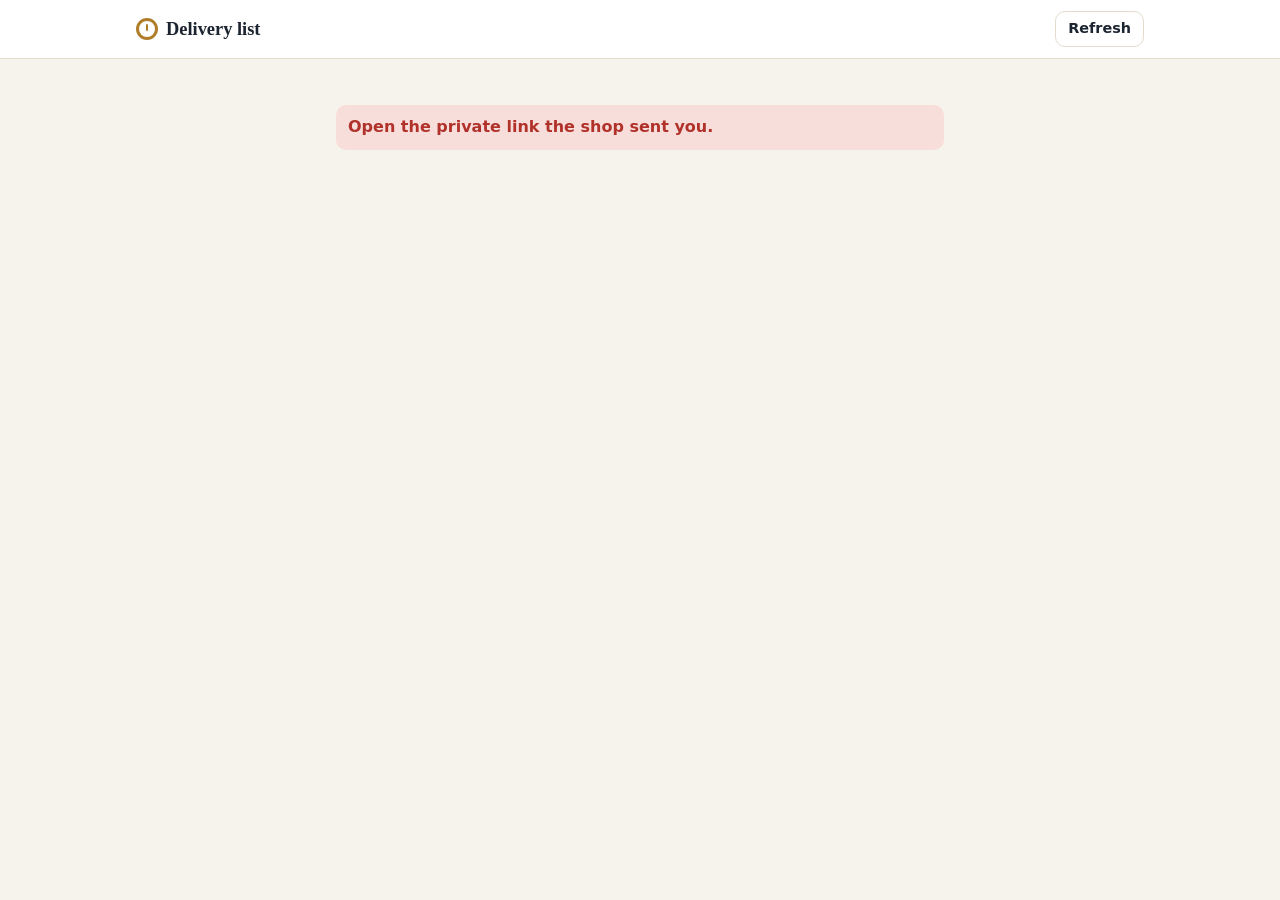
<file: docs/driver.html>
<!doctype html>
<html lang="en">
<head>
  <meta charset="utf-8">
  <meta name="viewport" content="width=device-width, initial-scale=1">
  <meta name="robots" content="noindex, nofollow">
  <title>Delivery list - Weekend Watch</title>
  <link rel="stylesheet" href="assets/app.css">
</head>
<body>
<header class="site-header"><div class="container"><span class="brand"><span class="dot"></span><span id="who">Delivery list</span></span><button class="btn secondary small" id="refresh" type="button">Refresh</button></div></header>
<main><div class="container section stack" id="app" style="max-width:640px"><p class="muted">Loading your stops...</p></div></main>

<script src="assets/config.js"></script>
<script src="assets/app.js"></script>
<script>
(function () {
  const { h, api, rupee, SLOT, mapsLink, busy, session, toast } = WW;
  const app = document.getElementById('app');

  // The token lives in the URL fragment (#t=...), which browsers never send to any server.
  const m = location.hash.match(/t=([a-z0-9]+)/i);
  if (m) { session.set('ww_driver', m[1]); history.replaceState(null, '', location.pathname + location.search); }
  const token = session.get('ww_driver');
  const call = (path, method = 'GET', body) => api(path, { method, body, headers: { 'x-driver-token': token } });

  async function load() {
    if (!token) { app.replaceChildren(h('div', { class: 'error-box' }, 'Open the private link the shop sent you.')); return; }
    try {
      const d = await call('/api/driver/manifest');
      document.getElementById('who').textContent = 'Hi ' + d.driver.name.split(' ')[0];
      render(d);
    } catch (e) {
      app.replaceChildren(h('div', { class: 'error-box' }, e.status === 401 ? 'This link is not valid any more. Ask the shop for a new one.' : e.message));
    }
  }

  function render(d) {
    const t = d.totals;
    const parts = [h('div', { class: 'grid', style: 'grid-template-columns:repeat(3,1fr)' },
      h('div', { class: 'card stat' }, h('div', { class: 'small muted' }, 'Done'), h('b', {}, `${t.done}/${t.stops}`)),
      h('div', { class: 'card stat' }, h('div', { class: 'small muted' }, 'To collect'), h('b', {}, rupee(t.to_collect))),
      h('div', { class: 'card stat' }, h('div', { class: 'small muted' }, 'Earned'), h('b', {}, rupee(t.earnings))))];
    if (!d.stops.length) parts.push(h('div', { class: 'card' }, h('p', {}, 'No stops for you this weekend yet.'), h('p', { class: 'muted small' }, `The plan is built on Friday at 8 pm. Weekend: ${d.labels[d.saturday]} and ${d.labels[d.sunday]}.`)));
    let key = '';
    for (const s of d.stops) {
      const k = s.day_date + s.slot;
      if (k !== key) { key = k; parts.push(h('h2', { style: 'margin-top:12px' }, `${d.labels[s.day_date]} - ${(SLOT[s.slot] || '').split(' (')[0]}`)); }
      parts.push(stopCard(s));
    }
    app.replaceChildren(...parts);
  }

  function stopCard(s) {
    const kind = { pickup: 'PICK UP', delivery: 'DELIVER', return: 'RETURN' }[s.kind];
    const title = s.type === 'retail' ? s.item_title : `${s.watch_brand} ${s.watch_model || ''}`.trim();
    const panel = h('div', { class: 'stack hidden' });
    const card = h('div', { class: 'card stop stack ' + (s.status === 'done' ? 'done' : s.status === 'out' ? 'out' : '') },
      h('div', { class: 'row', style: 'flex-wrap:nowrap;align-items:flex-start' },
        h('span', { class: 'seq' }, s.seq),
        h('div', { style: 'flex:1;min-width:0' },
          h('div', {}, h('span', { class: 'chip ' + (s.kind === 'pickup' ? 'info' : 'warn') }, kind), ' ', h('b', {}, s.code)),
          h('div', {}, title),
          s.kind === 'pickup' && s.issue ? h('div', { class: 'small muted' }, 'Problem: ' + s.issue) : null),
        s.status === 'done' ? h('span', { class: 'chip good' }, 'done') : null),
      h('div', {}, h('b', {}, s.customer_name), ' - ', h('a', { href: 'tel:' + s.customer_phone }, s.customer_phone)),
      h('div', {}, s.address, s.landmark ? h('div', { class: 'small muted' }, 'Landmark: ' + s.landmark) : null),
      s.notes ? h('div', { class: 'small notice' }, 'Note: ' + s.notes) : null,
      s.collect_amount > 0 ? h('div', { class: 'row between' }, h('span', {}, `Collect (${s.payment_method === 'UPI' ? 'customer chose UPI' : 'cash'})`), h('span', { class: 'big-amount' }, rupee(s.collect_amount))) : null,
      s.attempts > 0 ? h('div', { class: 'small muted' }, `Previous failed visits: ${s.attempts}`) : null);

    if (s.status !== 'done') {
      const actions = h('div', { class: 'row' },
        h('a', { class: 'btn secondary', href: mapsLink(s), target: '_blank', rel: 'noopener noreferrer' }, 'Navigate'),
        h('a', { class: 'btn secondary', href: 'tel:' + s.customer_phone }, 'Call'));
      if (s.status === 'scheduled') actions.append(h('button', { class: 'btn', type: 'button', onclick: async (e) => { busy(e.target, true, '...'); try { await call(`/api/driver/legs/${s.leg_id}`, 'POST', { action: 'out' }); toast('Customer told you are on the way'); load(); } catch (x) { toast(x.message); busy(e.target, false); } } }, 'Start trip'));
      actions.append(h('button', { class: 'btn good', type: 'button', onclick: () => panel.classList.toggle('hidden') }, s.kind === 'pickup' ? 'Collected' : 'Delivered'));
      actions.append(h('button', { class: 'btn danger', type: 'button', onclick: () => failPanel(s, panel) }, "Couldn't complete"));
      card.append(actions, panel);
      donePanel(s, panel);
    }
    return card;
  }

  function donePanel(s, panel) {
    const err = h('div', { class: 'error-box hidden', role: 'alert' });
    let video, amount, method;
    const kids = [];
    if (s.kind === 'pickup') {
      kids.push(h('div', { class: 'notice' }, 'Before you take the watch: record a 10-second video showing all sides, the dial, glass and strap, and any scratches. Send it to the shop group with the job number as the caption.'));
      video = h('input', { type: 'text', maxlength: '300', placeholder: 'Video link, or e.g. "WhatsApp group, ' + s.code + '"' });
      kids.push(h('div', { class: 'field' }, h('label', {}, 'Where is the video? (required)'), video));
    } else if (s.collect_amount > 0) {
      amount = h('input', { type: 'number', inputmode: 'numeric', value: s.collect_amount, min: '0' });
      method = h('select', {}, h('option', { value: 'COD', ...(s.payment_method !== 'UPI' ? { selected: true } : {}) }, 'Cash'), h('option', { value: 'UPI', ...(s.payment_method === 'UPI' ? { selected: true } : {}) }, 'UPI'));
      kids.push(h('div', { class: 'grid cols-2' }, h('div', { class: 'field' }, h('label', {}, 'Amount received (₹)'), amount), h('div', { class: 'field' }, h('label', {}, 'Paid by'), method)));
    }
    const go = h('button', { class: 'btn good block', type: 'button', onclick: async (e) => {
      err.classList.add('hidden');
      const payload = { action: 'done' };
      if (video) payload.video_ref = video.value;
      if (amount) { payload.collected_amount = amount.value; payload.method = method.value; }
      busy(e.target, true, 'Saving...');
      try { await call(`/api/driver/legs/${s.leg_id}`, 'POST', payload); toast('Saved. Well done!'); load(); }
      catch (x) { err.textContent = x.message; err.classList.remove('hidden'); busy(e.target, false); }
    } }, s.kind === 'pickup' ? 'Confirm: watch collected' : 'Confirm: delivered');
    panel.append(...kids, err, go);
  }

  function failPanel(s, panel) {
    panel.classList.remove('hidden');
    const reason = h('select', {}, [['not_home', 'Nobody at home'], ['unreachable', 'Phone not reachable'], ['address_issue', 'Cannot find the address'], ['refused', 'Customer refused'], ['other', 'Other']].map(([v, l]) => h('option', { value: v }, l)));
    const note = h('input', { type: 'text', maxlength: '300', placeholder: 'Note (optional)' });
    panel.replaceChildren(h('div', { class: 'field' }, h('label', {}, 'What happened?'), reason), h('div', { class: 'field' }, note),
      h('button', { class: 'btn danger block', type: 'button', onclick: async (e) => {
        if (!confirm('Move this to next weekend?')) return;
        busy(e.target, true, 'Saving...');
        try { await call(`/api/driver/legs/${s.leg_id}`, 'POST', { action: 'failed', reason: reason.value, note: note.value || undefined }); toast('Moved to next weekend'); load(); }
        catch (x) { toast(x.message); busy(e.target, false); }
      } }, 'Move to next weekend'));
  }

  document.getElementById('refresh').onclick = load;
  load();
  setInterval(() => { if (!document.hidden && !app.querySelector('input:focus, select:focus')) load(); }, 90000);
})();
</script>
</body>
</html>
</file>
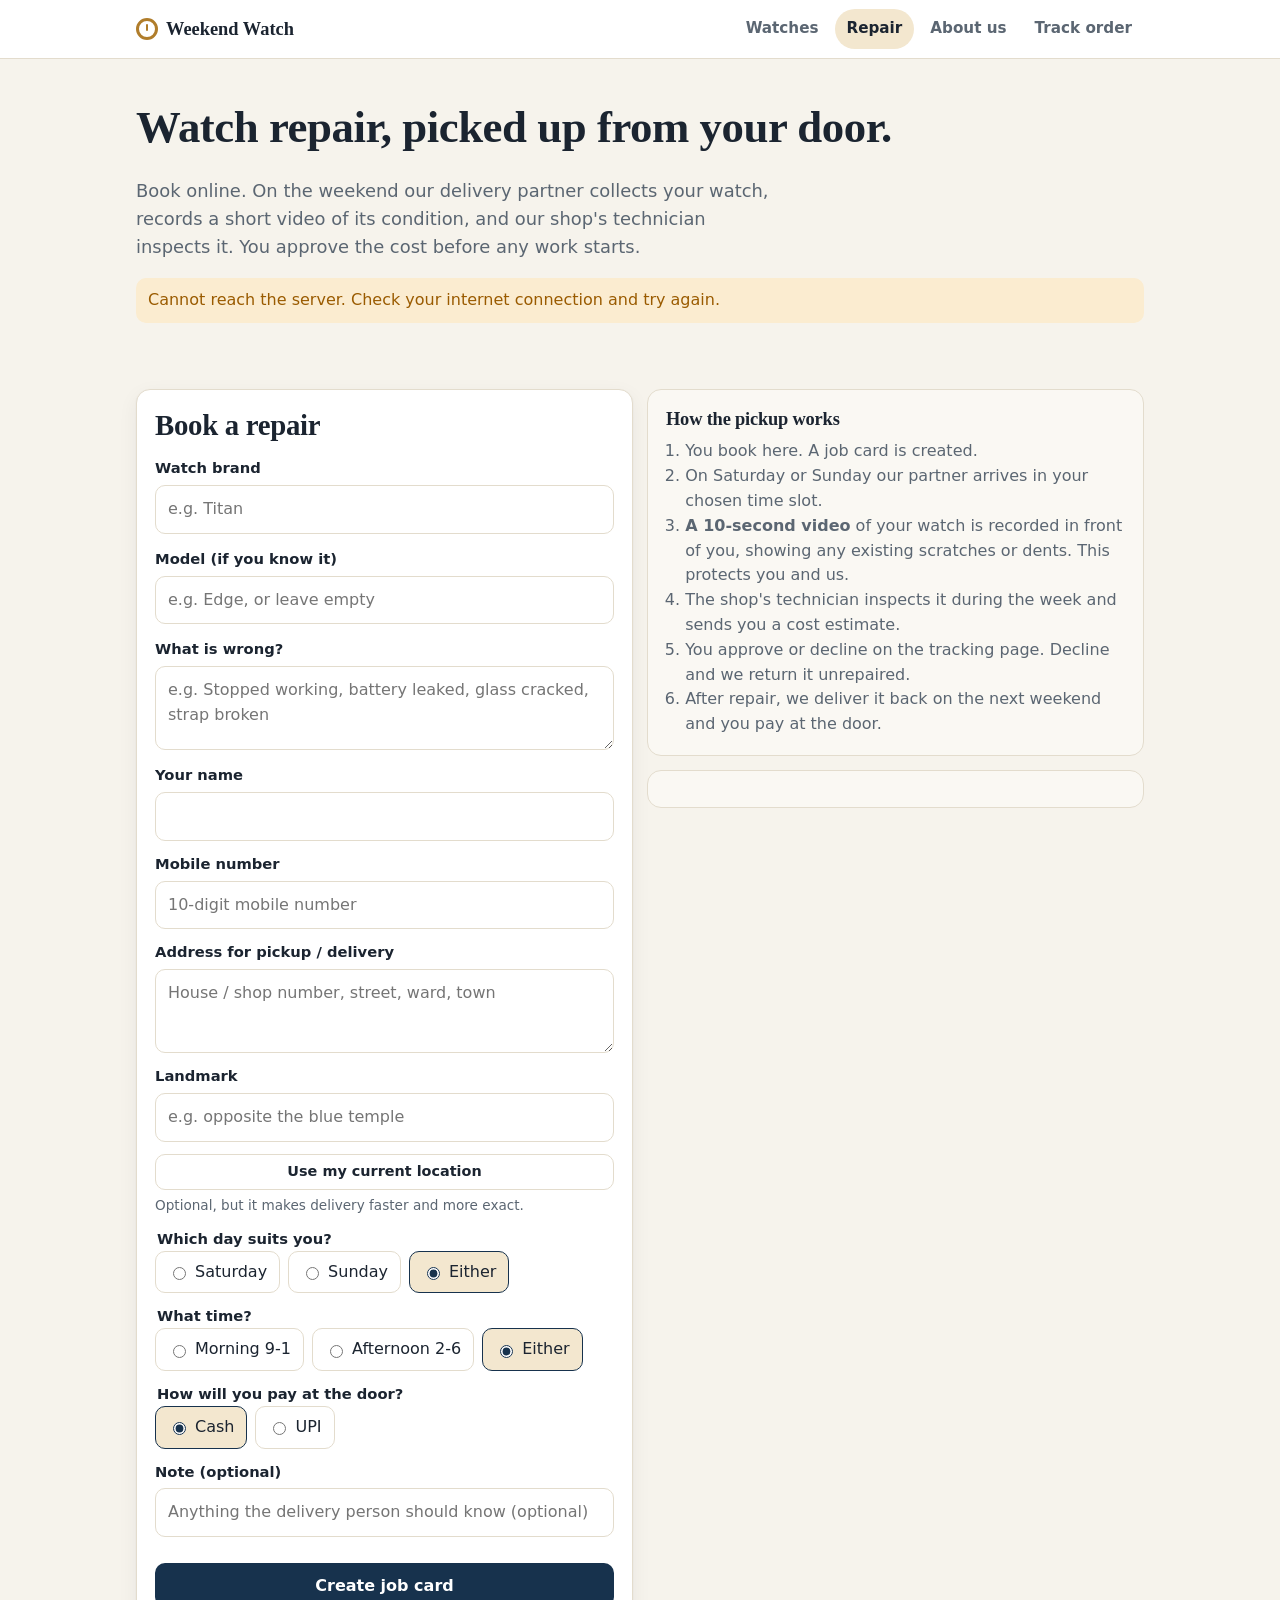
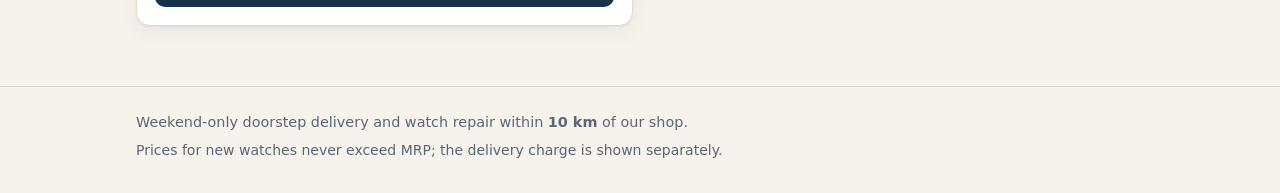
<file: docs/repair.html>
<!doctype html>
<html lang="en">
<head>
  <meta charset="utf-8">
  <meta name="viewport" content="width=device-width, initial-scale=1">
  <title>Watch repair with doorstep pickup - Weekend Watch</title>
  <meta name="description" content="Book a watch repair. We collect it from your door on the weekend, our technician fixes it, and we bring it back.">
  <link rel="stylesheet" href="assets/app.css">
  <link rel="manifest" href="manifest.webmanifest">
  <link rel="apple-touch-icon" href="assets/icon-192.png">
  <meta name="theme-color" content="#17324d">
</head>
<body>
<main>
  <section class="hero">
    <div class="container stack">
      <h1>Watch repair, picked up from your door.</h1>
      <p class="lead">Book online. On the weekend our delivery partner collects your watch, records a short video of its condition, and our shop's technician inspects it. You approve the cost before any work starts.</p>
      <div id="weekend"></div>
    </div>
  </section>

  <section class="section">
    <div class="container grid cols-2" style="align-items:start">
      <div class="card">
        <h2>Book a repair</h2>
        <form id="repairForm" class="stack" novalidate>
          <div class="field"><label for="wb">Watch brand</label><input id="wb" type="text" maxlength="60" placeholder="e.g. Titan" required></div>
          <div class="field"><label for="wm">Model (if you know it)</label><input id="wm" type="text" maxlength="80" placeholder="e.g. Edge, or leave empty"></div>
          <div class="field"><label for="issue">What is wrong?</label><textarea id="issue" maxlength="500" placeholder="e.g. Stopped working, battery leaked, glass cracked, strap broken" required></textarea></div>
          <div id="delivery"></div>
          <div id="err" class="error-box hidden" role="alert"></div>
          <button class="btn block" type="submit">Create job card</button>
        </form>
        <div id="done" class="hidden"></div>
      </div>

      <div class="stack">
        <div class="card soft">
          <h3>How the pickup works</h3>
          <ol class="muted" style="padding-left:1.2em;margin:0">
            <li>You book here. A job card is created.</li>
            <li>On Saturday or Sunday our partner arrives in your chosen time slot.</li>
            <li><b>A 10-second video</b> of your watch is recorded in front of you, showing any existing scratches or dents. This protects you and us.</li>
            <li>The shop's technician inspects it during the week and sends you a cost estimate.</li>
            <li>You approve or decline on the tracking page. Decline and we return it unrepaired.</li>
            <li>After repair, we deliver it back on the next weekend and you pay at the door.</li>
          </ol>
        </div>
        <div class="card soft" id="fee"></div>
      </div>
    </div>
  </section>
</main>

<script src="assets/config.js"></script>
<script src="assets/app.js"></script>
<script>
(async function () {
  const { h, api, rupee, config, mountChrome, weekendBanner, deliveryForm, busy } = WW;
  mountChrome('repair');
  try {
    const c = await config();
    document.getElementById('weekend').append(weekendBanner(c));
    document.getElementById('fee').append(h('h3', {}, 'What it costs'),
      h('p', { class: 'muted' }, 'Pickup and return together: ', h('b', {}, rupee(c.repairFee)), '. Plus the repair cost you approve. If you decline the estimate, you only pay the ', rupee(c.repairFee), ' pickup & return.'),
      h('p', { class: 'muted' }, 'Pay at the door in cash or UPI when the watch is returned.'));
  } catch (e) { document.getElementById('weekend').append(h('div', { class: 'notice' }, e.message)); }

  const form = deliveryForm();
  document.getElementById('delivery').append(form.el);
  const err = document.getElementById('err');
  const btn = document.querySelector('#repairForm button[type=submit]');
  document.getElementById('repairForm').addEventListener('submit', async (ev) => {
    ev.preventDefault();
    err.classList.add('hidden');
    try {
      const brand = document.getElementById('wb').value.trim();
      const issue = document.getElementById('issue').value.trim();
      if (!brand) throw new Error('Please tell us the watch brand.');
      if (issue.length < 5) throw new Error('Please describe the problem in a few words.');
      const d = form.collect();
      busy(btn, true, 'Creating...');
      const res = await api('/api/orders/repair', { method: 'POST', body: { ...d, watch_brand: brand, watch_model: document.getElementById('wm').value.trim(), issue } });
      try { WW.store.set('ww_last_order', JSON.stringify({ code: res.code, phone: d.phone })); } catch { /* ignore */ }
      document.getElementById('repairForm').classList.add('hidden');
      const done = document.getElementById('done');
      done.classList.remove('hidden');
      done.replaceChildren(
        h('div', { class: 'ok-box' }, res.message),
        h('p', {}, 'Your job card number is'),
        h('div', { class: 'big-amount' }, res.code),
        h('p', { class: 'muted' }, 'Save this number. Use it with your mobile number to see the estimate and follow the pickup and return.'),
        h('div', { class: 'notice' }, 'Tap "Track this repair" and switch on notifications, so your phone tells you when the estimate is ready and when we are on the way. Otherwise our shop will message you on WhatsApp.'),
        h('a', { class: 'btn', href: 'track.html#' + res.code }, 'Track this repair'));
      window.scrollTo({ top: 0, behavior: 'smooth' });
    } catch (e) {
      err.textContent = e.message; err.classList.remove('hidden'); busy(btn, false);
    }
  });
})();
</script>
</body>
</html>
</file>
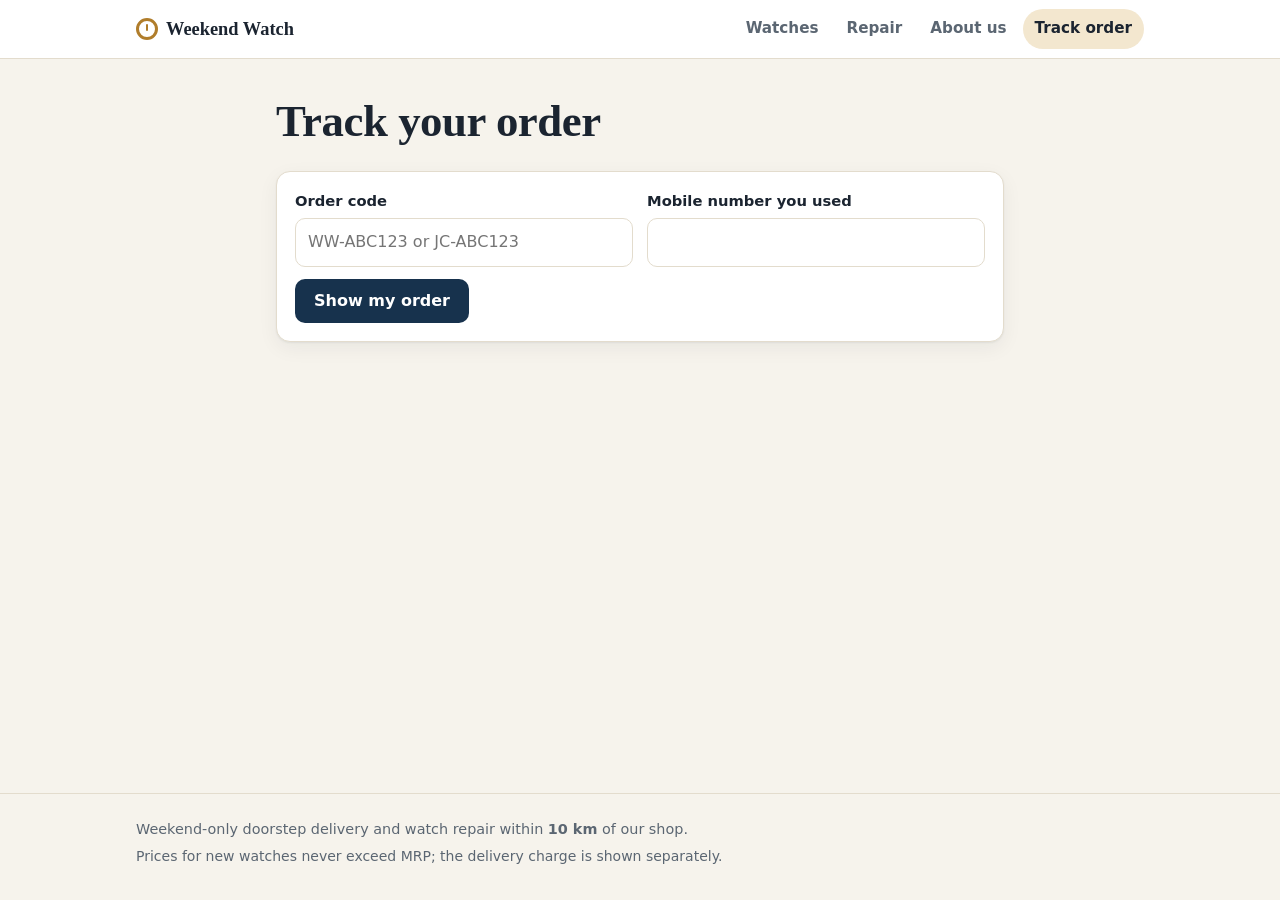
<file: docs/track.html>
<!doctype html>
<html lang="en">
<head>
  <meta charset="utf-8">
  <meta name="viewport" content="width=device-width, initial-scale=1">
  <title>Track your order - Weekend Watch</title>
  <link rel="stylesheet" href="assets/app.css">
  <link rel="manifest" href="manifest.webmanifest">
  <link rel="apple-touch-icon" href="assets/icon-192.png">
  <meta name="theme-color" content="#17324d">
</head>
<body>
<main>
  <section class="section">
    <div class="container stack" style="max-width:760px">
      <h1>Track your order</h1>
      <form id="lookup" class="card" novalidate>
        <div class="grid cols-2">
          <div class="field"><label for="code">Order code</label><input id="code" type="text" placeholder="WW-ABC123 or JC-ABC123" maxlength="20" autocapitalize="characters" autocomplete="off"></div>
          <div class="field"><label for="phone">Mobile number you used</label><input id="phone" type="tel" inputmode="numeric" maxlength="16" autocomplete="tel"></div>
        </div>
        <div id="lookErr" class="error-box hidden" role="alert"></div>
        <button class="btn" type="submit">Show my order</button>
      </form>
      <div id="result" class="stack" aria-live="polite"></div>
    </div>
  </section>
</main>

<script src="assets/config.js"></script>
<script src="assets/app.js"></script>
<script>
(function () {
  const { h, api, rupee, dayLabel, when, SLOT, mountChrome, statusInfo, busy, store } = WW;
  mountChrome('track');
  const codeEl = document.getElementById('code');
  const phoneEl = document.getElementById('phone');
  const result = document.getElementById('result');
  const lookErr = document.getElementById('lookErr');

  // prefill: code from the link (#WW-XXXXXX) and the last order on this device
  let last = {};
  try { last = JSON.parse(store.get('ww_last_order') || '{}'); } catch { /* ignore */ }
  const hashCode = decodeURIComponent(location.hash.slice(1)).toUpperCase();
  codeEl.value = hashCode || last.code || '';
  if (last.phone && (!hashCode || hashCode === last.code)) phoneEl.value = last.phone;

  document.getElementById('lookup').addEventListener('submit', (e) => { e.preventDefault(); load(); });
  if (codeEl.value && phoneEl.value) load();

  const post = (path, extra) => api(path, { method: 'POST', body: { code: codeEl.value.trim().toUpperCase(), phone: phoneEl.value.trim(), ...extra } });

  async function load() {
    lookErr.classList.add('hidden');
    result.replaceChildren();
    try {
      const [data, cfg] = await Promise.all([post('/api/track'), WW.config().catch(() => ({}))]);
      store.set('ww_last_order', JSON.stringify({ code: data.order.code, phone: phoneEl.value.trim() }));
      render(data, cfg.notifications || {});
    } catch (e) { lookErr.textContent = e.message; lookErr.classList.remove('hidden'); }
  }

  async function act(btn, path, extra, okMsg) {
    busy(btn, true, 'Please wait...');
    try { await post(path, extra); WW.toast(okMsg); await load(); }
    catch (e) { WW.toast(e.message); busy(btn, false); }
  }

  function render(d, n) {
    const o = d.order;
    const info = statusInfo(o, d.legs);
    const retail = o.type === 'retail';
    const parts = [];

    // header + progress
    parts.push(h('div', { class: 'card' },
      h('div', { class: 'row between' },
        h('div', {}, h('div', { class: 'small muted' }, retail ? 'Watch order' : 'Repair job card'), h('h2', { style: 'margin:0' }, o.code)),
        h('span', { class: 'chip ' + info.tone }, info.label)),
      h('p', { style: 'margin:.6em 0 0' }, h('b', {}, o.title || 'Your watch'), o.issue ? h('span', { class: 'muted' }, ' - ' + o.issue) : null),
      info.step >= 0 ? h('ol', { class: 'steps', 'aria-label': 'Progress' },
        info.steps.map((s, i) => h('li', { class: i < info.step ? 'done' : i === info.step ? 'now' : '' }, s))) : null));

    // decision card
    if (o.status === 'quoted' && o.decision === 'pending') {
      const approve = h('button', { class: 'btn good', type: 'button', onclick: (e) => act(e.currentTarget, '/api/track/decision', { decision: 'approved' }, 'Approved. Thank you!') }, retail ? 'Approve & schedule delivery' : 'Approve repair');
      const decline = h('button', { class: 'btn danger', type: 'button', onclick: (e) => { if (confirm(retail ? 'Decline this price?' : `Decline the repair? Your watch comes back unrepaired and you pay only ${rupee(o.delivery_fee)}.`)) act(e.currentTarget, '/api/track/decision', { decision: 'declined' }, 'Declined.'); } }, 'Decline');
      parts.push(h('div', { class: 'card', style: 'border-color:var(--accent)' },
        h('h3', {}, retail ? 'Your price is ready' : 'Repair estimate is ready'),
        o.diagnosis ? h('p', {}, h('b', {}, 'What our technician found: '), o.diagnosis) : null,
        o.parts_needed ? h('p', { class: 'muted' }, 'Parts: ' + o.parts_needed) : null,
        breakdown(o),
        h('div', { class: 'row', style: 'margin-top:14px' }, approve, decline)));
    }

    // how to hear about changes without checking the website
    const uc = updatesCard(d, n);
    if (uc) parts.push(uc);

    // delivery card ("know the delivery thing")
    parts.push(deliveryCard(d, info));

    // bill (when not already shown)
    if (o.total_due != null && !(o.status === 'quoted' && o.decision === 'pending') && !['declined', 'unavailable', 'cancelled'].includes(o.status)) {
      parts.push(h('div', { class: 'card' }, h('h3', {}, 'Your bill'), breakdown(o)));
    }

    // timeline
    parts.push(h('div', { class: 'card' }, h('h3', {}, 'What has happened'),
      h('ul', { class: 'timeline' }, d.events.slice().reverse().map((e) => h('li', {}, h('time', {}, when(e.at)), e.text)))));

    // cancel
    const cancellable = ['requested', 'quoted', 'approved'].includes(o.status) || (o.status === 'scheduled' && (retail || info.step === 0));
    if (cancellable) {
      parts.push(h('div', {}, h('button', { class: 'btn danger small', type: 'button', onclick: (e) => { if (confirm('Cancel this order?')) act(e.currentTarget, '/api/track/cancel', {}, 'Order cancelled.'); } }, 'Cancel this order')));
    }
    if (d.shopPhone) parts.push(h('p', { class: 'muted small' }, 'Need help? Call ', h('a', { href: 'tel:' + d.shopPhone }, d.shopPhone), '.'));
    result.replaceChildren(...parts);
  }

  function breakdown(o) {
    const rows = [];
    rows.push(h('tr', {}, h('td', {}, retail(o) ? 'Watch price' + (o.mrp ? ` (MRP ${rupee(o.mrp)})` : '') : 'Repair estimate'), h('td', {}, o.price != null ? rupee(o.price) : '-')));
    rows.push(h('tr', {}, h('td', {}, retail(o) ? 'Doorstep delivery' : 'Pickup & return'), h('td', {}, rupee(o.delivery_fee))));
    rows.push(h('tr', { class: 'total' }, h('td', {}, 'Pay at the door'), h('td', {}, o.total_due != null ? rupee(o.total_due) : '-')));
    return h('table', { class: 't' }, h('tbody', {}, rows));
  }
  const retail = (o) => o.type === 'retail';

  function deliveryCard(d, info) {
    const o = d.order;
    const card = h('div', { class: 'card' }, h('h3', {}, 'Delivery'));
    const add = (...x) => card.append(...x);
    const leg = info.activeLeg;
    const kind = { pickup: 'Pickup', delivery: 'Delivery', return: 'Return delivery' };

    if (['declined', 'unavailable', 'cancelled'].includes(o.status)) { add(h('p', { class: 'muted' }, 'Nothing will be delivered.')); return card; }
    if (o.status === 'delivered') { add(h('p', {}, 'Delivered. Thank you for choosing us!')); return card; }

    if (leg && leg.status !== 'waiting' && leg.day_date) {
      add(h('div', { class: 'big-amount' }, dayLabel(leg.day_date)),
        h('p', { class: 'muted', style: 'margin:0' }, `${kind[leg.kind]} - ${SLOT[leg.slot] || ''}`));
      if (leg.driver_first_name) add(h('p', {}, 'Your delivery partner: ', h('b', {}, leg.driver_first_name), '.'));
      if (leg.status === 'out') add(h('div', { class: 'ok-box' }, 'On the way to you now. Please keep your phone nearby.'));
      if (leg.attempts > 0) add(h('p', { class: 'small muted' }, 'A previous visit could not be completed, so this is a new attempt.'));
      add(h('p', { class: 'small muted' }, 'Address: ' + o.address + (o.landmark ? ` (${o.landmark})` : '')));
    } else if (['approved', 'ready'].includes(o.status) || (o.status === 'requested' && !retail(o)) || (leg && leg.status === 'waiting')) {
      const w = d.weekend;
      add(h('p', {}, h('b', {}, 'Waiting for a slot. '), `It will be scheduled in our Friday-night planning for ${w.satLabel} or ${w.sunLabel}`
        + (o.pref_day !== 'any' ? ` (you prefer ${o.pref_day === 'sat' ? 'Saturday' : 'Sunday'})` : '') + '. You will see the exact day and time window here by Friday night.'));
    } else {
      add(h('p', { class: 'muted' }, retail(o)
        ? 'Delivery is arranged once you approve the price. All deliveries happen on Saturday or Sunday.'
        : 'We will tell you the exact repair-return day once your watch is repaired.'));
    }

    // payment help
    if (o.total_due && ['approved', 'scheduled', 'out', 'ready'].includes(o.status)) {
      const pay = h('div', { class: 'card soft', style: 'margin-top:10px' },
        h('div', { class: 'row between' }, h('span', {}, 'To pay at the door'), h('b', { class: 'big-amount' }, rupee(o.total_due))),
        h('div', { class: 'small muted' }, 'Payment: ' + (o.payment_method === 'UPI' ? 'UPI' : 'Cash')));
      if (o.payment_method === 'UPI' && d.upiId) {
        const upi = `upi://pay?pa=${encodeURIComponent(d.upiId)}&pn=${encodeURIComponent(d.shopName)}&am=${o.total_due}&cu=INR&tn=${encodeURIComponent(o.code)}`;
        pay.append(h('div', { style: 'margin-top:8px' }, h('a', { class: 'btn secondary small', href: upi }, 'Pay with UPI app'), h('span', { class: 'hint' }, '  or pay when the delivery partner arrives.')));
      }
      add(pay);
    }
    return card;
  }
  // ---------------------------------------------------------------- "Get updates" card
  const isIOS = /iPad|iPhone|iPod/.test(navigator.userAgent);
  const b64uToBytes = (b64u) => {
    const pad = '='.repeat((4 - (b64u.length % 4)) % 4);
    const raw = atob((b64u + pad).replace(/-/g, '+').replace(/_/g, '/'));
    return Uint8Array.from(raw, (c) => c.charCodeAt(0));
  };

  function updatesCard(d, n) {
    const o = d.order;
    d.notify = d.notify || { push_devices: 0 }; // older API without notifications
    if (['delivered', 'declined', 'unavailable', 'cancelled'].includes(o.status)) return null;
    const rows = h('div', { class: 'stack' });
    const card = h('div', { class: 'card', style: 'border-color:var(--accent)' },
      h('h3', {}, 'Get updates about this order'),
      h('p', { class: 'muted small' }, 'No need to keep checking the website. We tell you when your price is ready, when the delivery day is fixed, and when your order is on the way.'),
      rows);

    // 1. notifications on this phone
    if (n.push) {
      const pushBox = h('div', {});
      rows.append(pushBox);
      const supported = 'serviceWorker' in navigator && 'PushManager' in window && 'Notification' in window;
      const standalone = window.matchMedia('(display-mode: standalone)').matches || window.navigator.standalone;
      const draw = async () => {
        pushBox.replaceChildren();
        if (!supported) {
          pushBox.append(h('p', { class: 'hint' }, isIOS && !standalone
            ? 'iPhone: tap the Share button, choose "Add to Home Screen", then open Weekend Watch from your home screen and come back here to switch on notifications.'
            : 'This browser cannot show notifications. Our shop will message you on WhatsApp instead.'));
          return;
        }
        const reg = await navigator.serviceWorker.getRegistration();
        const sub = reg ? await reg.pushManager.getSubscription() : null;
        if (sub && Notification.permission === 'granted' && d.notify.push_devices > 0) {
          pushBox.append(h('div', { class: 'row between' },
            h('span', { class: 'chip good' }, 'Notifications are on for this phone'),
            h('button', { class: 'btn secondary small', type: 'button', onclick: async (e) => {
              busy(e.target, true, 'Turning off...');
              try { await post('/api/notify/push/remove', { endpoint: sub.endpoint }); await sub.unsubscribe(); WW.toast('Notifications turned off'); await load(); }
              catch (x) { WW.toast(x.message); busy(e.target, false); }
            } }, 'Turn off')));
          return;
        }
        if (Notification.permission === 'denied') {
          pushBox.append(h('p', { class: 'hint' }, 'Notifications are blocked for this website. Tap the lock icon next to the address, allow Notifications, then reload this page.'));
          return;
        }
        pushBox.append(h('button', { class: 'btn', type: 'button', onclick: async (e) => {
          busy(e.target, true, 'Turning on...');
          try {
            const r = await navigator.serviceWorker.register('sw.js?api=' + encodeURIComponent(WW.API));
            await navigator.serviceWorker.ready;
            if ((await Notification.requestPermission()) !== 'granted') throw new Error('You chose not to allow notifications. No problem - our shop will message you on WhatsApp.');
            const s2 = (await r.pushManager.getSubscription()) || (await r.pushManager.subscribe({ userVisibleOnly: true, applicationServerKey: b64uToBytes(n.vapidPublicKey) }));
            await post('/api/notify/push', { subscription: s2.toJSON() });
            WW.toast('Done! We will notify this phone.');
            await load();
          } catch (x) { WW.toast(x.message); busy(e.target, false); }
        } }, 'Notify me on this phone'));
      };
      draw().catch(() => pushBox.replaceChildren());
    }

    // 2. WhatsApp: the shop also messages people who did not pick the options above
    rows.append(h('p', { class: 'hint' }, 'Not using the options above? No problem. Our shop also sends the important updates to you on WhatsApp.'));
    if (d.shopPhone) {
      const msg = `Hello, I am asking about my order ${o.code}.`;
      rows.append(h('div', {}, h('a', { class: 'btn secondary small', target: '_blank', rel: 'noopener noreferrer', href: `https://wa.me/91${d.shopPhone}?text=${encodeURIComponent(msg)}` }, 'Message the shop on WhatsApp')));
    }
    return card;
  }

})();
</script>
</body>
</html>
</file>
<file: docs/assets/app.css>
:root {
  --bg: #f6f3ec;
  --surface: #ffffff;
  --surface-2: #faf8f3;
  --ink: #1b2430;
  --muted: #5b6672;
  --line: #e3dccd;
  --brand: #17324d;
  --brand-ink: #ffffff;
  --accent: #b07d2b;
  --accent-soft: #f3e7cf;
  --good: #1d7448;
  --good-soft: #dff2e7;
  --warn: #9a5b00;
  --warn-soft: #fbecd0;
  --bad: #b0322a;
  --bad-soft: #f8dedb;
  --info-soft: #e2ecf6;
  --radius: 14px;
  --shadow: 0 1px 2px rgba(20, 30, 45, 0.06), 0 6px 20px rgba(20, 30, 45, 0.06);
  --serif: Georgia, "Times New Roman", serif;
  --sans: system-ui, -apple-system, "Segoe UI", Roboto, "Noto Sans", Arial, sans-serif;
}
@media (prefers-color-scheme: dark) {
  :root:not([data-theme="light"]) {
    --bg: #11161c;
    --surface: #19212a;
    --surface-2: #151c24;
    --ink: #ece7dc;
    --muted: #a0a9b3;
    --line: #2b3642;
    --brand: #e1c283;
    --brand-ink: #1a1a1a;
    --accent: #e1c283;
    --accent-soft: #3a3020;
    --good: #66c28f;
    --good-soft: #17301f;
    --warn: #e5b35a;
    --warn-soft: #3a2c10;
    --bad: #f08a80;
    --bad-soft: #3b1c19;
    --info-soft: #172635;
    --shadow: 0 1px 2px rgba(0, 0, 0, 0.4), 0 6px 20px rgba(0, 0, 0, 0.3);
  }
}
:root { color-scheme: light dark; }
:root[data-theme="light"] { color-scheme: light; }
* { box-sizing: border-box; }
html { -webkit-text-size-adjust: 100%; }
body {
  margin: 0; background: var(--bg); color: var(--ink);
  font: 16px/1.55 var(--sans); min-height: 100vh; display: flex; flex-direction: column;
}
main { flex: 1; }
a { color: var(--brand); }
h1, h2, h3 { font-family: var(--serif); line-height: 1.2; margin: 0 0 .5em; letter-spacing: -0.01em; }
h1 { font-size: clamp(1.9rem, 5vw, 2.8rem); }
h2 { font-size: clamp(1.4rem, 3.5vw, 1.8rem); }
h3 { font-size: 1.15rem; }
p { margin: 0 0 1em; }
.muted { color: var(--muted); }
.small { font-size: .875rem; }
.container { width: 100%; max-width: 1040px; margin: 0 auto; padding: 0 16px; }
.section { padding-top: 36px; padding-bottom: 36px; }
.stack > * + * { margin-top: 14px; }
.row { display: flex; gap: 10px; flex-wrap: wrap; align-items: center; }
.between { justify-content: space-between; }
.hidden { display: none !important; }
.sr-only, .hp { position: absolute; width: 1px; height: 1px; overflow: hidden; clip: rect(0 0 0 0); white-space: nowrap; }

/* header / footer */
.site-header { background: var(--surface); border-bottom: 1px solid var(--line); position: sticky; top: 0; z-index: 20; }
.site-header .container { display: flex; align-items: center; justify-content: space-between; gap: 12px; min-height: 58px; flex-wrap: wrap; padding-top: 6px; padding-bottom: 6px; }
.brand { font-family: var(--serif); font-weight: 700; font-size: 1.15rem; color: var(--ink); text-decoration: none; display: flex; align-items: center; gap: 8px; }
.brand .dot { width: 22px; height: 22px; border-radius: 50%; border: 3px solid var(--accent); position: relative; flex: none; }
.brand .dot::after { content: ""; position: absolute; left: 50%; top: 3px; width: 2px; height: 7px; background: var(--accent); transform: translateX(-50%); border-radius: 2px; }
.nav { display: flex; gap: 4px; flex-wrap: wrap; }
.nav a { padding: 8px 12px; border-radius: 999px; text-decoration: none; color: var(--muted); font-weight: 600; font-size: .95rem; }
.nav a[aria-current="page"], .nav a:hover { background: var(--accent-soft); color: var(--ink); }
.site-footer { border-top: 1px solid var(--line); padding: 24px 0 32px; color: var(--muted); font-size: .9rem; margin-top: 24px; }

/* buttons */
.btn {
  appearance: none; border: 1px solid transparent; border-radius: 10px; padding: 11px 18px; font: inherit; font-weight: 700;
  cursor: pointer; text-decoration: none; display: inline-flex; align-items: center; justify-content: center; gap: 8px;
  background: var(--brand); color: var(--brand-ink); min-height: 44px; line-height: 1.2;
}
.btn:hover { filter: brightness(1.08); }
.btn:disabled { opacity: .55; cursor: not-allowed; }
.btn.secondary { background: transparent; color: var(--ink); border-color: var(--line); }
.btn.secondary:hover { background: var(--surface-2); }
.btn.good { background: var(--good); color: #fff; }
.btn.danger { background: transparent; color: var(--bad); border-color: var(--bad); }
.btn.small { padding: 7px 12px; min-height: 36px; font-size: .9rem; }
.btn.block { width: 100%; }
:focus-visible { outline: 3px solid var(--accent); outline-offset: 2px; }

/* cards & chips */
.card { background: var(--surface); border: 1px solid var(--line); border-radius: var(--radius); padding: 18px; box-shadow: var(--shadow); }
.card.flat { box-shadow: none; }
.card.soft { background: var(--surface-2); box-shadow: none; }
.grid { display: grid; gap: 14px; }
.grid.cols-2 { grid-template-columns: repeat(auto-fit, minmax(260px, 1fr)); }
.grid.cols-3 { grid-template-columns: repeat(auto-fit, minmax(230px, 1fr)); }
.chip { display: inline-flex; align-items: center; gap: 6px; padding: 3px 10px; border-radius: 999px; background: var(--accent-soft); color: var(--ink); font-size: .8rem; font-weight: 600; }
.chip.good { background: var(--good-soft); color: var(--good); }
.chip.warn { background: var(--warn-soft); color: var(--warn); }
.chip.bad { background: var(--bad-soft); color: var(--bad); }
.chip.info { background: var(--info-soft); color: var(--ink); }
button.chip { border: 1px solid var(--line); background: var(--surface); cursor: pointer; font: inherit; font-size: .9rem; padding: 6px 14px; }
button.chip[aria-pressed="true"] { background: var(--brand); color: var(--brand-ink); border-color: var(--brand); }

/* hero */
.hero { padding: 42px 0 20px; }
.hero p.lead { font-size: 1.12rem; color: var(--muted); max-width: 640px; }
.weekend-card { background: var(--brand); color: var(--brand-ink); border-radius: var(--radius); padding: 18px 20px; display: grid; gap: 4px; max-width: 640px; }
.weekend-card strong { font-family: var(--serif); font-size: 1.3rem; }
.weekend-card .meta { opacity: .85; font-size: .92rem; }

/* products */
.product { display: flex; flex-direction: column; gap: 8px; }
.product .tile { height: 86px; border-radius: 10px; background: linear-gradient(135deg, var(--accent-soft), var(--surface-2)); display: grid; place-items: center; font-family: var(--serif); font-size: 1.5rem; color: var(--accent); overflow: hidden; }
.product .tile img { width: 100%; height: 100%; object-fit: contain; }
.product .price { font-weight: 700; font-size: 1.1rem; }
.product .actions { margin-top: auto; display: flex; gap: 8px; flex-wrap: wrap; }

/* forms */
.field { display: grid; gap: 5px; margin-bottom: 12px; }
.field > label, .field > .label, legend { font-weight: 600; font-size: .92rem; }
fieldset { border: 0; padding: 0; margin: 0 0 12px; }
input[type=text], input[type=tel], input[type=url], input[type=number], input[type=password], input[type=search], input[type=date], select, textarea {
  width: 100%; padding: 11px 12px; border-radius: 10px; border: 1px solid var(--line); background: var(--surface); color: var(--ink); font: inherit; min-height: 44px;
}
textarea { min-height: 84px; resize: vertical; }
.choices { display: flex; flex-wrap: wrap; gap: 8px; }
.choices label { display: inline-flex; align-items: center; gap: 6px; padding: 8px 12px; border: 1px solid var(--line); border-radius: 10px; background: var(--surface); cursor: pointer; font-weight: 500; }
.choices input { accent-color: var(--brand); }
.choices label:has(input:checked) { border-color: var(--brand); background: var(--accent-soft); }
.hint { font-size: .85rem; color: var(--muted); }
.error-box { background: var(--bad-soft); color: var(--bad); border-radius: 10px; padding: 10px 12px; margin: 10px 0; font-weight: 600; }
.ok-box { background: var(--good-soft); color: var(--good); border-radius: 10px; padding: 10px 12px; margin: 10px 0; font-weight: 600; }
.notice { background: var(--warn-soft); color: var(--warn); border-radius: 10px; padding: 10px 12px; margin: 10px 0; }

/* tabs */
.tabs { display: flex; gap: 6px; flex-wrap: wrap; margin-bottom: 16px; }
.tabs button { border: 1px solid var(--line); background: var(--surface); color: var(--ink); border-radius: 999px; padding: 8px 16px; font: inherit; font-weight: 600; cursor: pointer; min-height: 40px; }
.tabs button[aria-selected="true"] { background: var(--brand); color: var(--brand-ink); border-color: var(--brand); }

/* dialog */
dialog { border: 0; border-radius: 18px; padding: 0; width: min(560px, calc(100vw - 24px)); max-height: calc(100vh - 24px); background: var(--surface); color: var(--ink); box-shadow: 0 20px 60px rgba(0,0,0,.35); }
dialog::backdrop { background: rgba(10, 16, 24, .55); }
.dialog-body { padding: 20px; overflow-y: auto; max-height: calc(100vh - 24px); }
.dialog-head { display: flex; justify-content: space-between; align-items: start; gap: 10px; }
.x { background: none; border: 0; font-size: 1.6rem; line-height: 1; cursor: pointer; color: var(--muted); padding: 4px 8px; min-height: 40px; }

/* stepper */
.steps { display: flex; gap: 0; margin: 14px 0 4px; padding: 0; list-style: none; counter-reset: s; }
.steps li { flex: 1; text-align: center; font-size: .75rem; color: var(--muted); position: relative; padding-top: 26px; }
.steps li::before { content: ""; position: absolute; top: 6px; left: 50%; width: 14px; height: 14px; margin-left: -7px; border-radius: 50%; background: var(--line); z-index: 1; }
.steps li::after { content: ""; position: absolute; top: 12px; left: -50%; width: 100%; height: 2px; background: var(--line); }
.steps li:first-child::after { display: none; }
.steps li.done { color: var(--ink); }
.steps li.done::before, .steps li.done::after { background: var(--good); }
.steps li.now { color: var(--ink); font-weight: 700; }
.steps li.now::before { background: var(--accent); box-shadow: 0 0 0 4px var(--accent-soft); }
.steps li.now::after { background: var(--good); }

/* tables, timeline */
table.t { width: 100%; border-collapse: collapse; }
table.t td, table.t th { padding: 7px 0; text-align: left; border-bottom: 1px dashed var(--line); vertical-align: top; }
table.t td:last-child, table.t th:last-child { text-align: right; }
table.t tr.total td { font-weight: 800; border-bottom: 0; font-size: 1.1rem; padding-top: 12px; }
.timeline { list-style: none; margin: 0; padding: 0; }
.timeline li { padding: 0 0 14px 22px; position: relative; border-left: 2px solid var(--line); margin-left: 6px; }
.timeline li::before { content: ""; position: absolute; left: -7px; top: 4px; width: 12px; height: 12px; border-radius: 50%; background: var(--accent); }
.timeline li:last-child { border-left-color: transparent; padding-bottom: 0; }
.timeline time { display: block; font-size: .78rem; color: var(--muted); }

/* stops (driver / manifest) */
.stop { border-left: 5px solid var(--accent); }
.stop.done { border-left-color: var(--good); opacity: .75; }
.stop.out { border-left-color: var(--brand); }
.seq { width: 34px; height: 34px; border-radius: 50%; background: var(--brand); color: var(--brand-ink); display: inline-grid; place-items: center; font-weight: 800; flex: none; }
.big-amount { font-family: var(--serif); font-size: 1.6rem; font-weight: 700; }
.stat { text-align: center; }
.stat b { display: block; font-family: var(--serif); font-size: 1.5rem; }

#toast { position: fixed; left: 50%; bottom: 20px; transform: translateX(-50%); background: var(--ink); color: var(--bg); padding: 10px 18px; border-radius: 10px; z-index: 99; max-width: calc(100vw - 32px); font-weight: 600; box-shadow: var(--shadow); }

@media (max-width: 520px) {
  .steps li { font-size: .66rem; }
  .btn { width: auto; }
  .hide-sm { display: none; }
}
@media print {
  .site-header, .site-footer, .no-print, .tabs, .btn { display: none !important; }
  body { background: #fff; color: #000; }
  .card { box-shadow: none; break-inside: avoid; }
}
</file>
